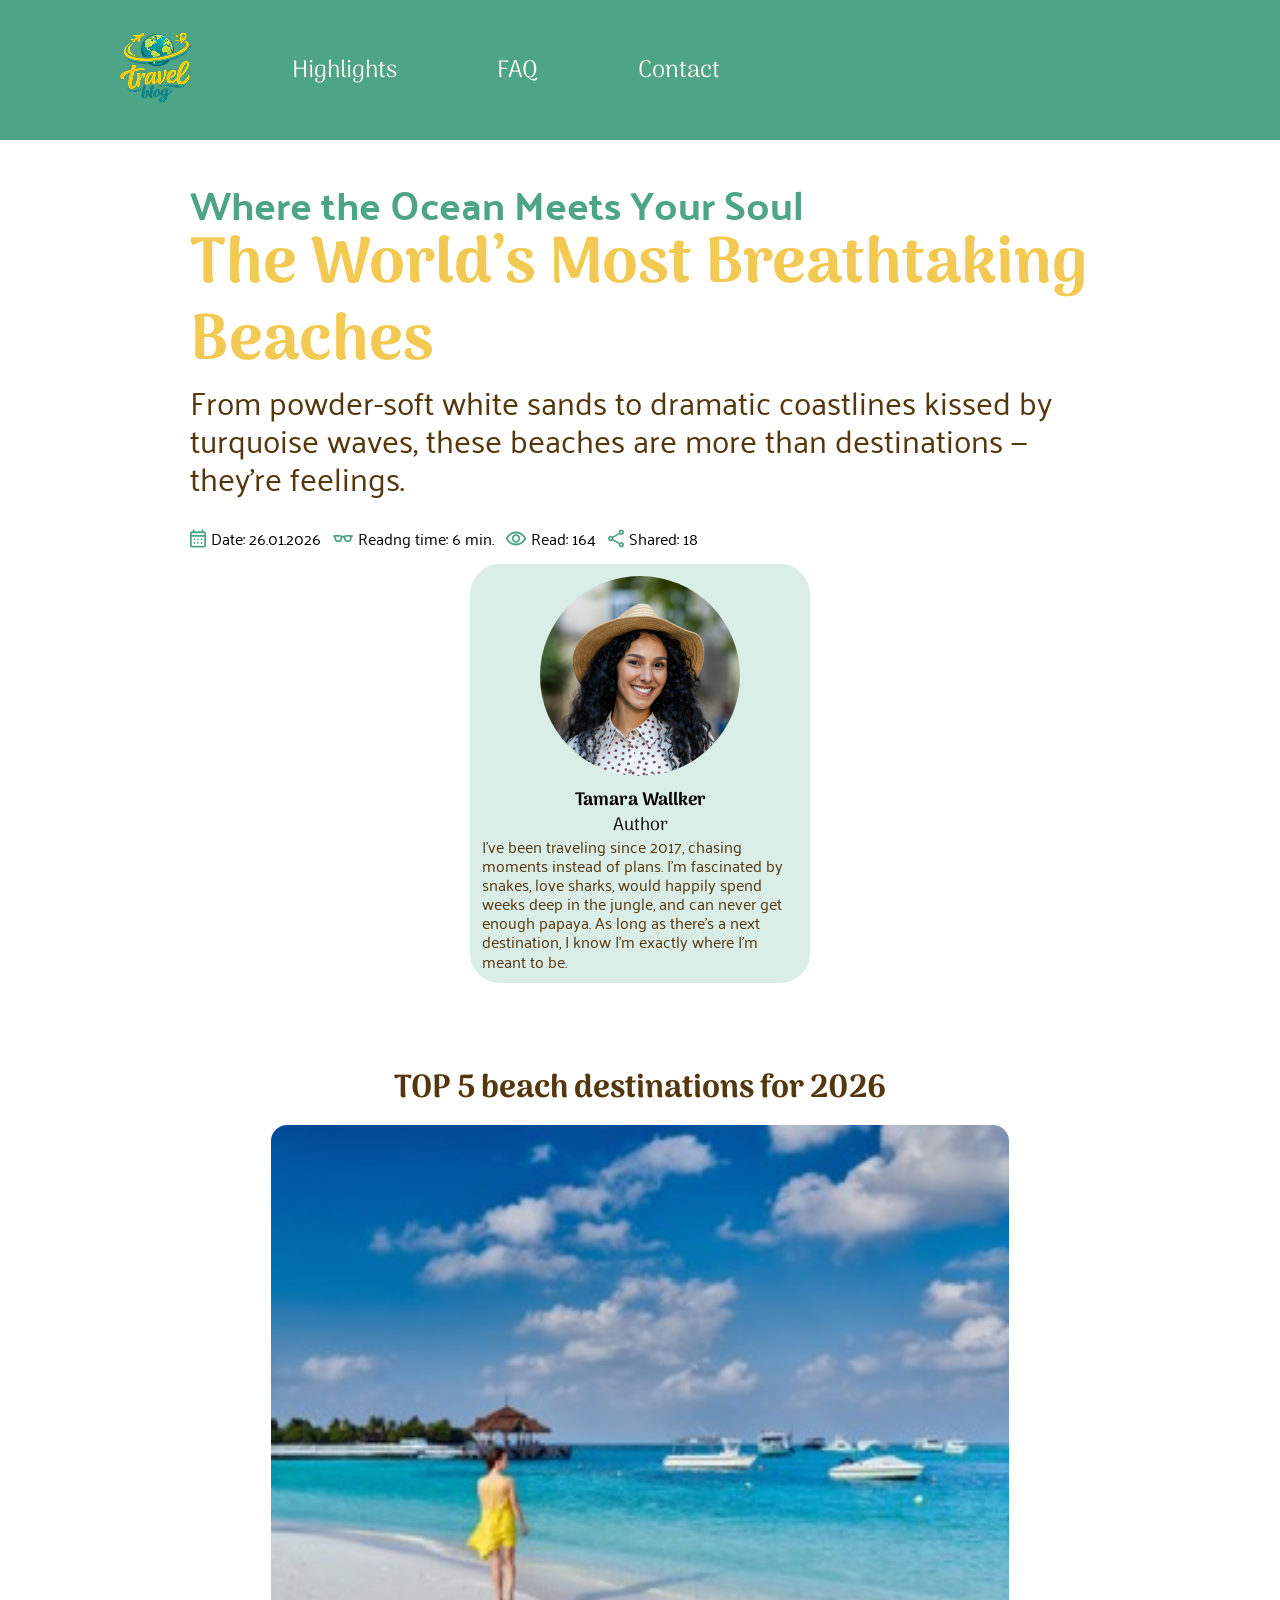
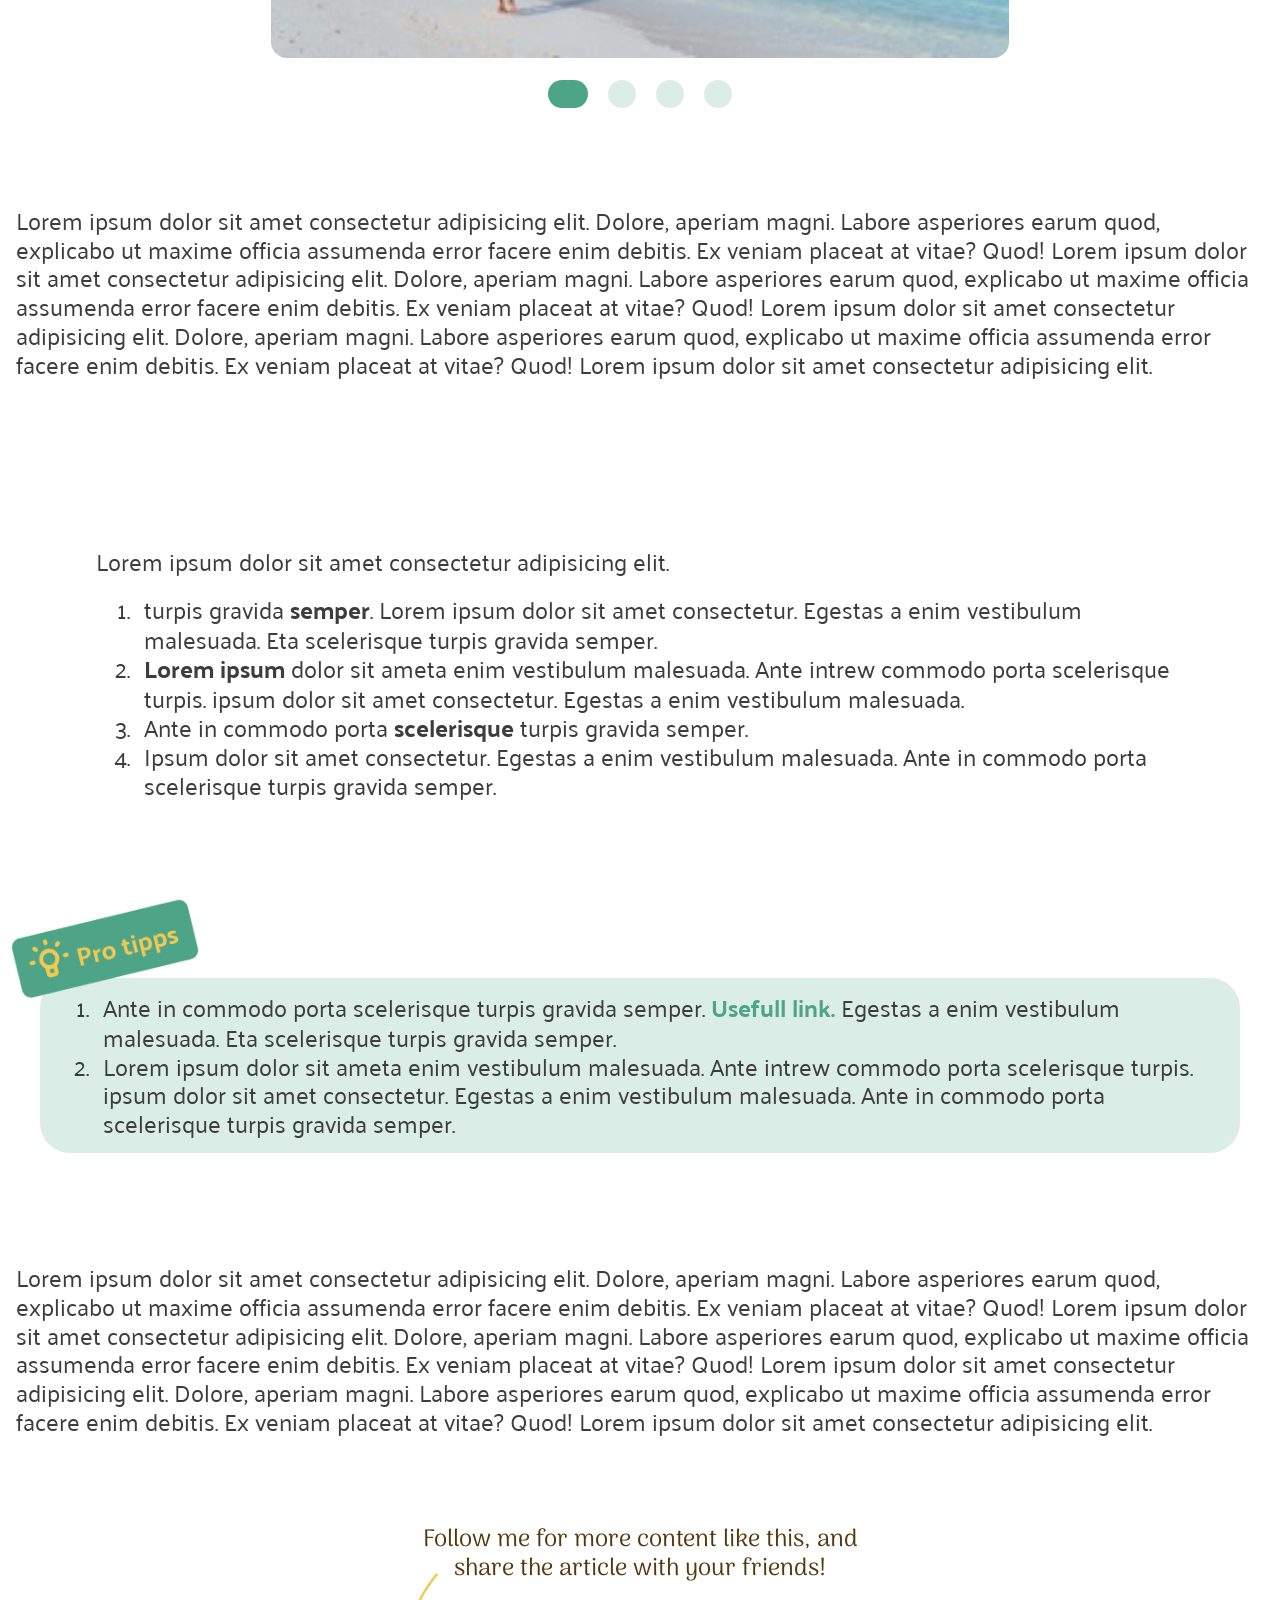
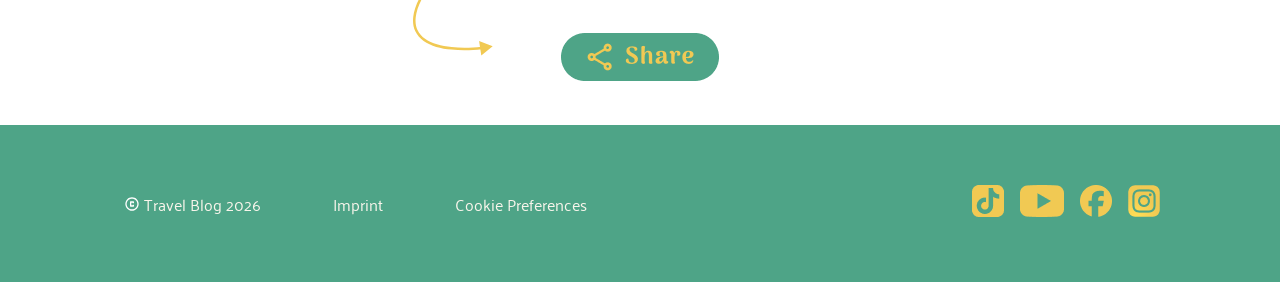
<file: carousel.html>
<!DOCTYPE html>
<html lang="de">
<head>
    <meta charset="UTF-8">
    <meta name="viewport" content="width=device-width, initial-scale=1.0">
    <title>Carousel</title>
    <link rel="icon" type="image/x-icon" href="./assets/icons/logo 03 1.png" />
    
    <link rel="stylesheet" href="./assets/style/standart.css" />
    <link rel="stylesheet" href="./assets/style/fonts.css" />
    <link rel="stylesheet" href="./assets/style/header_footer.css" />
    <link rel="stylesheet" href="./assets/style/carousel.css" />
    <link rel="stylesheet" href="./assets/style/video.css">
</head>
<body>
    <header class="header_content">
        <nav class="nav_bar">
            <a href="index.html"><img src="./assets/icons/logo 03 1.png" alt="Travelblog_logo" /></a>
            <div class="nav_bar_link_container"><a href="index.html#highlights">Highlights</a></div>
            <div class="nav_bar_link_container"><a href="index.html#faq">FAQ</a></div>
            <div class="nav_bar_link_container"><a href="index.html#contact">Contact</a></div>
        </nav>
    </header>
    <section class="subscription">
        <div class="headline_carousel">
            <div class="text_carousel">
                <div>
                    <p class="overline">
                        Where the Ocean Meets Your Soul 
                    </p>
                    <h1>
                        The World’s Most Breathtaking Beaches
                    </h1>
                    <p class="carousel_description">
                        From powder-soft white sands to dramatic coastlines kissed by turquoise waves, these beaches are more than destinations — they’re feelings.
                    </p>
                </div>
                
                <div class="carousel_underline">
                    <div class="carousel_underline_items">
                        <img src="./assets/icons/calendar_month.svg" alt="">
                        <p>Date: 26.01.2026</p>
                    </div>
                    <div class="carousel_underline_items">
                        <img src="./assets/icons/eyeglasses_2.svg" alt="">
                        <p>Readng time: 6 min.</p>
                    </div>
                    <div class="carousel_underline_items">
                        <img src="./assets/icons/visibility.svg" alt="">
                        <p>Read: 164</p>
                    </div>
                    <div class="carousel_underline_items">
                        <img src="./assets/icons/carousel_share.svg" alt="">
                        <p>Shared: 18</p>
                    </div>
                </div>
            </div>
            <div class="carousel_author">
                <div>
                    <img src="./assets/img/author.png" alt="">
                    <h4 class="h4_author">Tamara Wallker</h4>
                </div>
                <p class="carousel_author_sub">Author</p>
                <p class="carousel_author_p">I’ve been traveling since 2017, chasing moments instead of plans. 
                I’m fascinated by snakes, love sharks, would happily spend weeks deep in the jungle, and can never get enough papaya. As long as there’s a next destination, I know I’m exactly where I’m meant to be.</p>
            </div>
        </div>
    </section>
    <main>
        
        <section class="section_carousel">
            <h2>TOP 5 beach destinations for 2026</h2>
            <div class="carousel">
                <div class="slider_b_element">
                    <img src="./assets/img/carousel/beach_lady.jpeg" alt="">
                </div>
                <div class="slider_b_element">
                    <img src="./assets/img/carousel/beach_long.jpeg" alt="">
                </div>
                <div class="slider_b_element">
                    <img src="./assets/img/carousel/beach_two.jpeg" alt="">
                </div>
                <div class="slider_b_element">
                    <img src="./assets/img/carousel/blue_water.jpeg" alt="">
                </div>
                <div class="slider_b_element">
                    <img src="./assets/img/carousel/island.jpeg" alt="">
                </div>
            </div>
            <div class="headline_highlights">

                <div class="slider">
                <input type="radio" name="foto" id="img1" checked />
                <input type="radio" name="foto" id="img2" />
                <input type="radio" name="foto" id="img3" />
                <input type="radio" name="foto" id="img4" />

                <div class="bilder-ebene">
                    <img src="./assets/img/carousel/beach_lady.jpeg" class="pic1" alt="Beach with boats" />
                    <img src="./assets/img/carousel/beach_long.jpeg" class="pic2" alt="cityview copenhagen" />
                    <img src="./assets/img/carousel/beach_two.jpeg" class="pic3" alt="citybirdview pattaya" />
                    <img src="./assets/img/carousel/island.jpeg" class="pic4" alt="picture from mountain" />
                </div>

                <div class="controls">
                    <label for="img1"></label>
                    <label for="img2"></label>
                    <label for="img3"></label>
                    <label for="img4"></label>
                </div>
            </div>
        </section> 
        <section class="carousel_description_under">
            <p>Lorem ipsum dolor sit amet consectetur adipisicing elit. Dolore, aperiam magni. Labore asperiores earum quod, explicabo ut maxime officia assumenda error facere enim debitis. Ex veniam placeat at vitae? Quod! Lorem ipsum dolor sit amet consectetur adipisicing elit. Dolore, aperiam magni. Labore asperiores earum quod, explicabo ut maxime officia assumenda error facere enim debitis. Ex veniam placeat at vitae? Quod! Lorem ipsum dolor sit amet consectetur adipisicing elit. Dolore, aperiam magni. Labore asperiores earum quod, explicabo ut maxime officia assumenda error facere enim debitis. Ex veniam placeat at vitae? Quod! Lorem ipsum dolor sit amet consectetur adipisicing elit.</p>
        </section>
        <section class="list">
            <p>
                Lorem ipsum dolor sit amet consectetur adipisicing elit.
            </p>
            <ol>
                <li>turpis gravida <strong>semper</strong>.  Lorem ipsum dolor sit amet consectetur. Egestas a enim vestibulum malesuada. Eta scelerisque turpis gravida semper. </li>
                <li><strong>Lorem ipsum</strong> dolor sit ameta enim vestibulum malesuada. Ante intrew commodo porta scelerisque turpis. ipsum dolor sit amet consectetur. Egestas a enim vestibulum malesuada. </li>
                <li>Ante in commodo porta <strong>scelerisque</strong> turpis gravida semper. </li>
                <li>Ipsum dolor sit amet consectetur. Egestas a enim vestibulum malesuada. Ante in commodo porta scelerisque turpis gravida semper. </li>
            </ol>
        </section> 
        <section class="video_tipps">
            <div class="video_tipps_textbox">

                <img src="./assets/img/pro_tipps.png" alt="tipps_icon">

                <div class="video_tipps_list">
                    <ol>
                        <li>Ante in commodo porta scelerisque turpis gravida semper. <span><a href="">Usefull
                                    link.</a></span> Egestas a enim
                            vestibulum malesuada. Eta scelerisque turpis gravida semper.</li>
                        <li>Lorem ipsum dolor sit ameta enim vestibulum malesuada. Ante intrew commodo porta scelerisque
                            turpis. ipsum dolor sit amet consectetur. Egestas a enim vestibulum malesuada. Ante in
                            commodo porta scelerisque turpis gravida semper.</li>
                    </ol>
                </div>
            </div>
        </section>    
        <section class="end">
            <p>Lorem ipsum dolor sit amet consectetur adipisicing elit. Dolore, aperiam magni. Labore asperiores earum quod, explicabo ut maxime officia assumenda error facere enim debitis. Ex veniam placeat at vitae? Quod! Lorem ipsum dolor sit amet consectetur adipisicing elit. Dolore, aperiam magni. Labore asperiores earum quod, explicabo ut maxime officia assumenda error facere enim debitis. Ex veniam placeat at vitae? Quod! Lorem ipsum dolor sit amet consectetur adipisicing elit. Dolore, aperiam magni. Labore asperiores earum quod, explicabo ut maxime officia assumenda error facere enim debitis. Ex veniam placeat at vitae? Quod! Lorem ipsum dolor sit amet consectetur adipisicing elit.</p>
        </section>
        <section class="video_share">
            <div>
                <p>
                    Follow me for more content like this, and <br />
                    share the article with your friends!
                </p>
                <div class="video_share_info">
                    <img src="assets/icons/arrow.svg" alt="share arrow" />
                    <a href=""><img src="./assets/icons/share_button.png" alt="share_icon"></a>

                </div>
            </div> 
        </section>
    </main>
    <footer class="footer_content">
        <div class="footer_imprint">
            <img src="./assets/icons/copyright.svg" alt="copyright_icon" />
            <div class="footer_imprint_text">
            <p>Travel Blog 2026</p>
            <a href="imprint.html">Imprint</a>
            <a href="">Cookie Preferences</a>
            </div>
        </div>

        <div class="footer_socialmedia">
            <a href="https://www.tiktok.com/de-DE/" target="blank"
            ><img src="./assets/icons/Tiktok_icon 1.png" alt="tiktok_icon"
            /></a>
            <a href="https://www.youtube.com/" target="blank"
            ><img src="./assets/icons/youtube.png" alt="youtube_icon"
            /></a>
            <a href="https://www.facebook.com/" target="blank"
            ><img src="./assets/icons/facebook.png" alt="facebook_icon"
            /></a>
            <a href="https://www.instagram.com/" target="blank"
            ><img
                src="./assets/icons/Instagram_logo_2016 1.png"
                alt="instagram_icon"
            /></a>
        </div>
    </footer>
    <div class="footer_responsive">
        <a href="index.html"><img src="./assets/icons/Home.svg" alt="home_icon"></a>
        <a href="#highlights"><img src="./assets/icons/rocket_green.svg" alt="rocket_icon"></a>
        <a href="#faq"><img src="./assets/icons/live_help_green.svg" alt="question_icon"></a>
        <a href="#contact"><img src="./assets/icons/person_pin_green.svg" alt="person_icon"></a>
    </div>
</body>
</html>
</file>
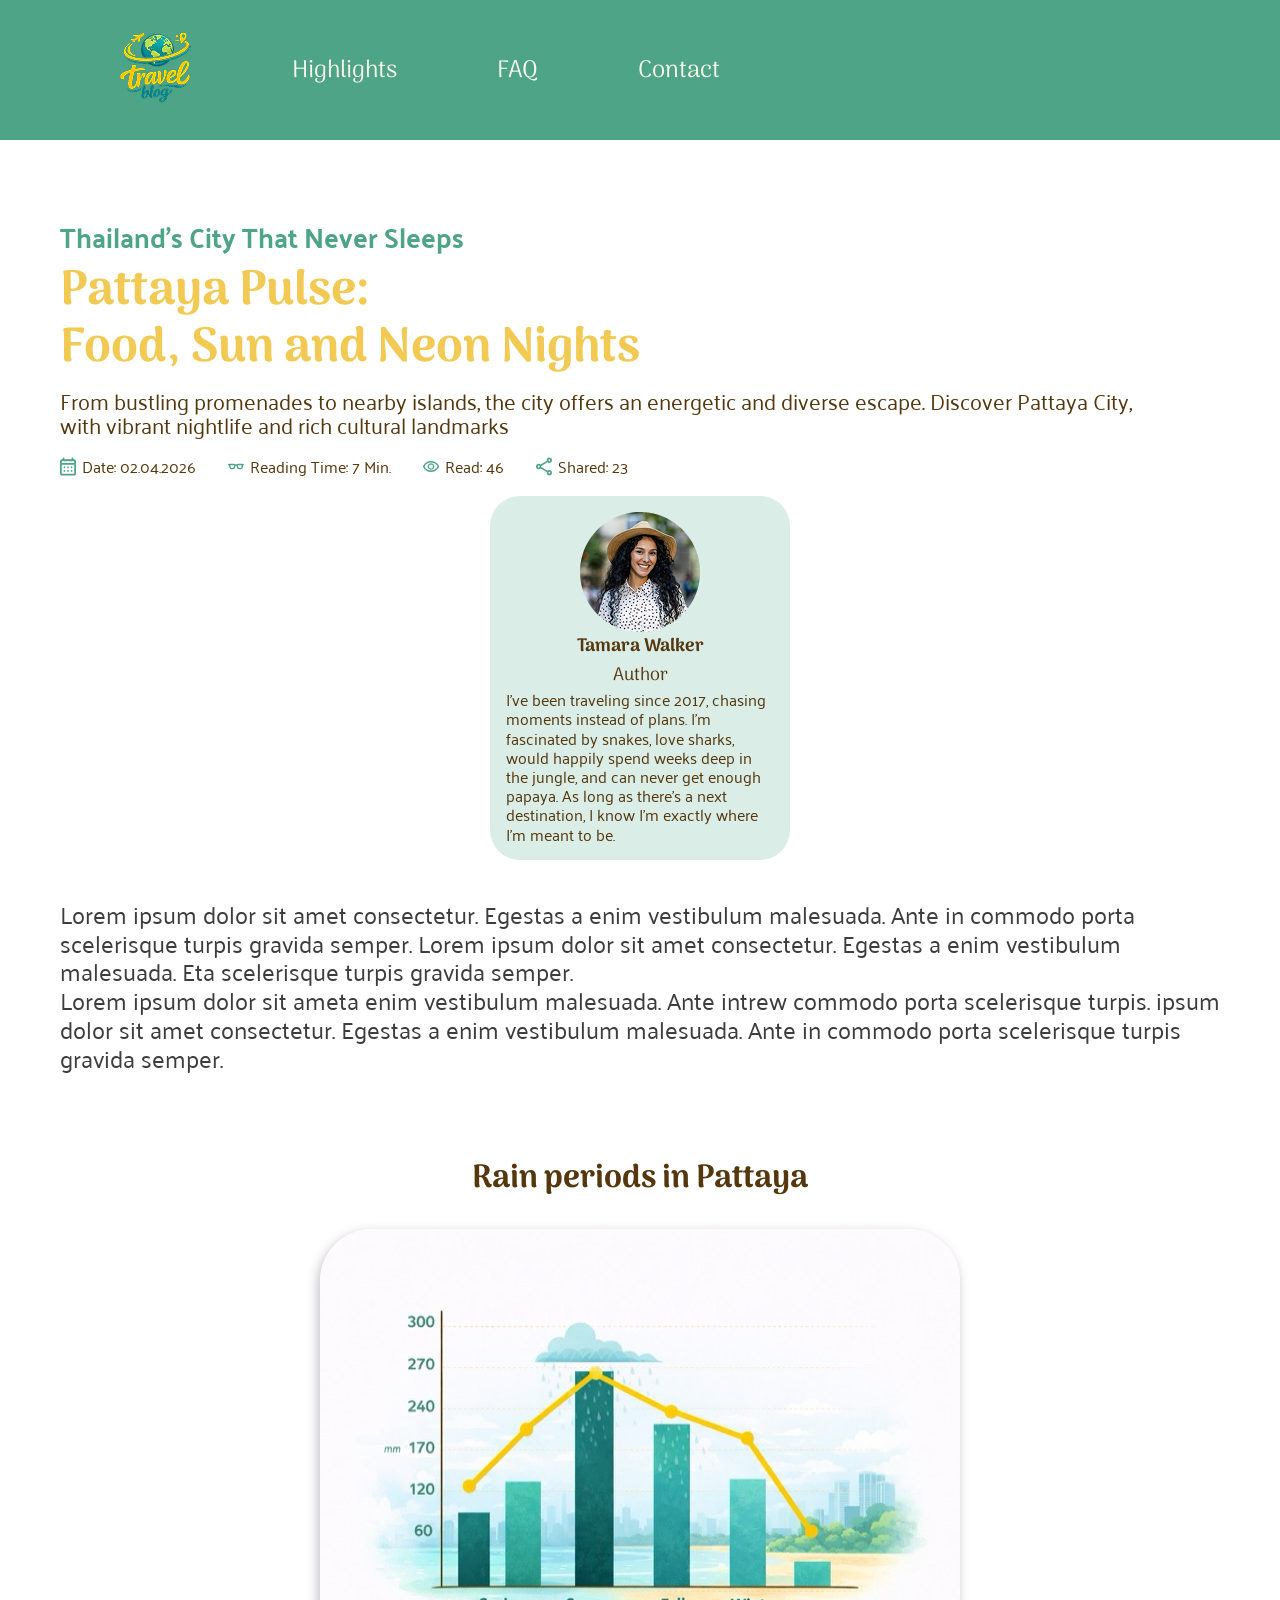
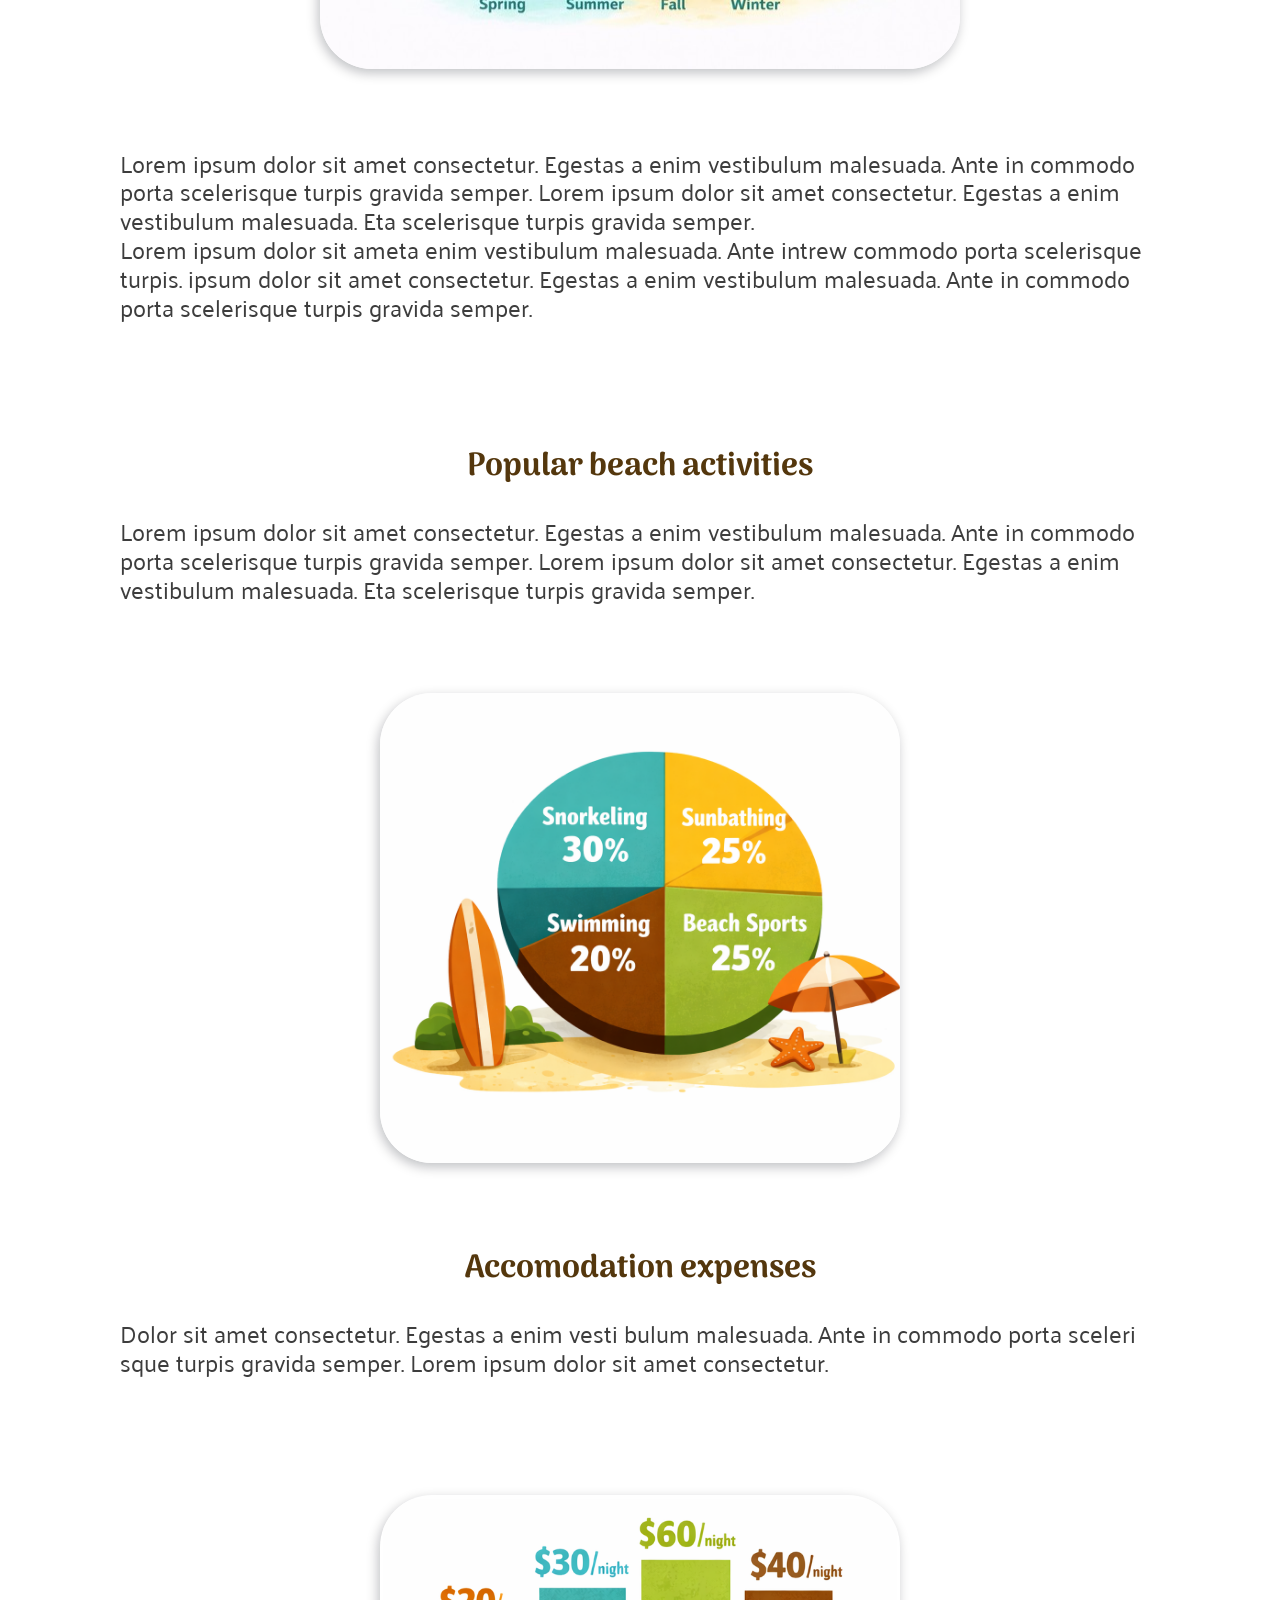
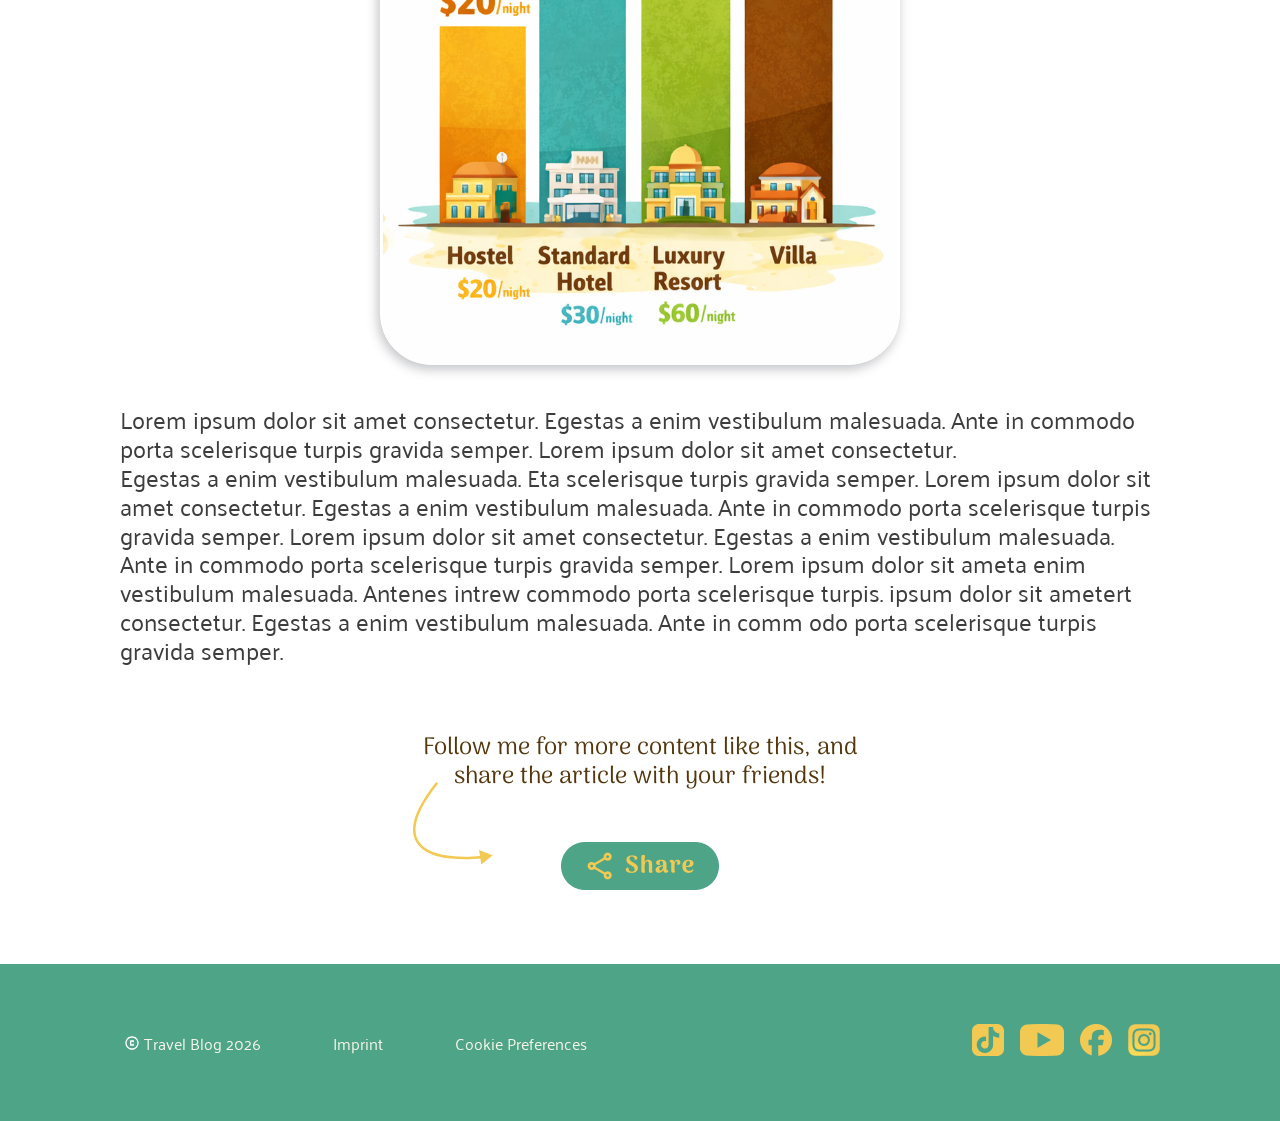
<file: graph.html>
<!doctype html>
<html lang="de">
  <head>
    <meta charset="UTF-8" />
    <meta name="viewport" content="width=device-width, initial-scale=1.0" />
    <title>Pattaya Pulse</title>

    <link rel="stylesheet" href="assets/style/standart.css" />
    <link rel="stylesheet" href="assets/style/fonts.css" />
    <link rel="stylesheet" href="assets/style/header_footer.css" />
    <link rel="stylesheet" href="assets/style/graph.css" />
    <link rel="shortcut icon" href="assets/icons/logo 03 1.png" type="image/x-icon"/>
    <link rel="stylesheet" href="./assets/style/graph_media.css" />
  </head>


  <body >
    <header class="header_content">
      <nav class="nav_bar">
        <a href="index.html"
          ><img src="./assets/icons/logo 03 1.png" alt="Travelblog_logo"
        /></a>
        <div class="nav_bar_link_container">
          <a href="index.html#highlights">Highlights</a>
        </div>
        <div class="nav_bar_link_container">
          <a href="index.html#faq">FAQ</a>
        </div>
        <div class="nav_bar_link_container">
          <a href="index.html#contact">Contact</a>
        </div>
      </nav>
    </header>

    <section class="headline">
      <div class="headline_top">
        <div class="headline_text">
          <div class="headline_wrapper">
            <div class="text">
              <h3>Thailand's City That Never Sleeps</h3>
              <h2>
                Pattaya Pulse:<br />
                Food, Sun and Neon Nights
              </h2>
              <p>
                From bustling promenades to nearby islands, the city offers an
                energetic and diverse escape. Discover Pattaya City, with
                vibrant nightlife and rich cultural landmarks
              </p>
            </div>
            <div class="headline_infos">
              <div class="info_wrapper">
                <div class="wrapper_counter">
                  <img
                    src="assets/icons/calendar_month.svg"
                    alt="calender_symbol"
                  />
                  <p>Date: 02.04.2026</p>
                </div>
                <div class="wrapper_counter">
                  <img src="assets/icons/eyeglasses_2.svg" alt="glasses" />
                  <p>Reading Time: 7 Min.</p>
                </div>
                <div class="wrapper_counter">
                  <img
                    src="assets/icons/visibility.svg"
                    alt="visibility_logo"
                  />
                  <p>Read: 46</p>
                </div>
                <div class="wrapper_counter">
                  <img src="assets/icons/share.svg" alt="share_count" />
                  <p>Shared: 23</p>
                </div>
              </div>
            </div>
          </div>
        </div>
        <div class="author">
          <img src="assets/img/Avatar.png" alt="picture_of_the_author" />

          <article class="author_info">
            <h3>Tamara Walker</h3>
            <h4>Author</h4>
            <p>
              I’ve been traveling since 2017, chasing moments instead of plans.
              I’m fascinated by snakes, love sharks, would happily spend weeks
              deep in the jungle, and can never get enough papaya. As long as
              there’s a next destination, I know I’m exactly where I’m meant to
              be.
            </p>
          </article>
        </div>
      </div>
      <article class="headline_bottom">
        <p>
          Lorem ipsum dolor sit amet consectetur. Egestas a enim vestibulum
          malesuada. Ante in commodo porta scelerisque turpis gravida semper.
          Lorem ipsum dolor sit amet consectetur. Egestas a enim vestibulum
          malesuada. Eta scelerisque turpis gravida semper. <br />
          Lorem ipsum dolor sit ameta enim vestibulum malesuada. Ante intrew
          commodo porta scelerisque turpis. ipsum dolor sit amet consectetur.
          Egestas a enim vestibulum malesuada. Ante in commodo porta scelerisque
          turpis gravida semper.
        </p>
      </article>
    </section>

    <main>
      <section class="rain">
        <div class="rain_top">
          <h3>Rain periods in Pattaya</h3>
          <img src="assets/img/graph_rain.jpg" alt="graph_for_rainy_days" />
        </div>
        <article class="rain_bottom">
          Lorem ipsum dolor sit amet consectetur. Egestas a enim vestibulum
          malesuada. Ante in commodo porta scelerisque turpis gravida semper.
          Lorem ipsum dolor sit amet consectetur. Egestas a enim vestibulum
          malesuada. Eta scelerisque turpis gravida semper. <br />
          Lorem ipsum dolor sit ameta enim vestibulum malesuada. Ante intrew
          commodo porta scelerisque turpis. ipsum dolor sit amet consectetur.
          Egestas a enim vestibulum malesuada. Ante in commodo porta scelerisque
          turpis gravida semper.
        </article>
      </section>

      <section class="diagram">
        <div class="diagram_top">
          <div class="left">
            <h3>Popular beach activities</h3>
            <p>
              Lorem ipsum dolor sit amet consectetur. Egestas a enim vestibulum
              malesuada. Ante in commodo porta scelerisque turpis gravida
              semper. Lorem ipsum dolor sit amet consectetur. Egestas a enim
              vestibulum malesuada. Eta scelerisque turpis gravida semper.
            </p>
            <img src="assets/img/beach_graph.png" alt="cake_diagram" />
          </div>
          <div class="right">
            <h3>Accomodation expenses</h3>
            <p>
              Dolor sit amet consectetur. Egestas a enim vesti bulum malesuada.
              Ante in commodo porta sceleri sque turpis gravida semper. Lorem
              ipsum dolor sit amet consectetur.
            </p>
            <img src="assets/img/expenses_graph.png" alt="block_diagram" />
          </div>
        </div>
        <article class="diagram_bottom">
          Lorem ipsum dolor sit amet consectetur. Egestas a enim vestibulum
          malesuada. Ante in commodo porta scelerisque turpis gravida semper.
          Lorem ipsum dolor sit amet consectetur. <br />
          Egestas a enim vestibulum malesuada. Eta scelerisque turpis gravida
          semper. Lorem ipsum dolor sit amet consectetur. Egestas a enim
          vestibulum malesuada. Ante in commodo porta scelerisque turpis gravida
          semper. Lorem ipsum dolor sit amet consectetur. Egestas a enim
          vestibulum malesuada. Ante in commodo porta scelerisque turpis gravida
          semper. Lorem ipsum dolor sit ameta enim vestibulum malesuada. Antenes
          intrew commodo porta scelerisque turpis. ipsum dolor sit ametert
          consectetur. Egestas a enim vestibulum malesuada. Ante in comm odo
          porta scelerisque turpis gravida semper.
        </article>
      </section>

      <section class="video_share">
        <div>
          <p>
            Follow me for more content like this, and <br />
            share the article with your friends!
          </p>
          <div class="video_share_info">
            <img src="assets/icons/arrow.svg" alt="share arrow" />
            <a href=""
              ><img src="./assets/icons/share_button.png" alt="share_icon"
            /></a>
          </div>
        </div>
      </section>
    </main>

    <footer class="footer_content">
      <div class="footer_imprint">
        <img src="./assets/icons/copyright.svg" alt="copyright_icon" />
        <div class="footer_imprint_text">
          <p>Travel Blog 2026</p>
          <a href="imprint.html">Imprint</a>
          <a href="">Cookie Preferences</a>
        </div>
      </div>

      <div class="footer_socialmedia">
        <a href="https://www.tiktok.com/de-DE/" target="blank"
          ><img src="./assets/icons/Tiktok_icon 1.png" alt="tiktok_icon"
        /></a>
        <a href="https://www.youtube.com/" target="blank"
          ><img src="./assets/icons/youtube.png" alt="youtube_icon"
        /></a>
        <a href="https://www.facebook.com/" target="blank"
          ><img src="./assets/icons/facebook.png" alt="facebook_icon"
        /></a>
        <a href="https://www.instagram.com/" target="blank"
          ><img
            src="./assets/icons/Instagram_logo_2016 1.png"
            alt="instagram_icon"
        /></a>
      </div>
    </footer>
    <div class="footer_responsive">
      <a href="index.html"
        ><img src="./assets/icons/Home.svg" alt="home_icon"
      /></a>
      <a href="#highlights"
        ><img src="./assets/icons/rocket_green.svg" alt="rocket_icon"
      /></a>
      <a href="#fag"
        ><img src="./assets/icons/live_help_green.svg" alt="question_icon"
      /></a>
      <a href="#contact"
        ><img src="./assets/icons/person_pin_green.svg" alt="person_icon"
      /></a>
    </div>
    
  </body>
</html>
</file>
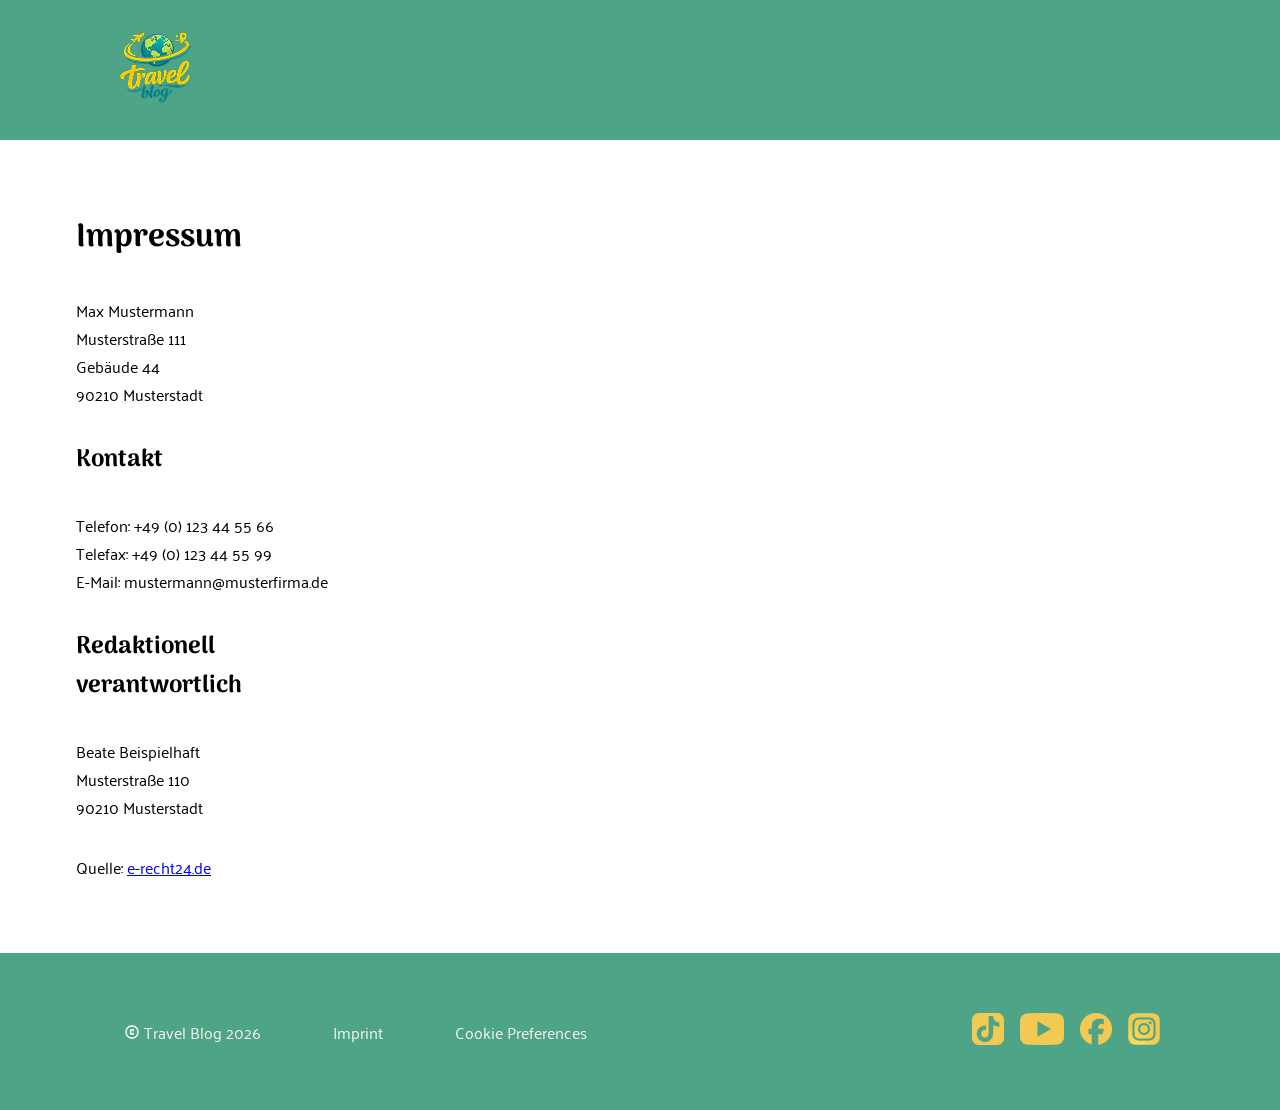
<file: imprint.html>
<!doctype html>
<html lang="de">
  <head>
    <meta charset="UTF-8" />
    <meta name="viewport" content="width=device-width, initial-scale=1.0" />
    <title>Impressum</title>
    <link rel="stylesheet" href="/assets/style/standart.css" />
    <link rel="stylesheet" href="/assets/style/header_footer.css" />
    <link rel="stylesheet" href="assets/style/fonts.css">
    <link rel="stylesheet" href="/assets/style/imprint.css" />
    <link rel="icon" type="image/x-icon" href="./assets/icons/logo 03 1.png" />
  </head>
  <body>
    <header class="header_content">
      <nav class="nav_bar">
        <a href="index.html"
          ><img src="./assets/icons/logo 03 1.png" alt="Travelblog_logo"
        /></a>
        <!-- <div class="nav_bar_link">
          <div class="nav_bar_link_container">
            <a href="#highlights">Highlights</a>
          </div>
          <img src="./assets/icons/hover.svg" alt="" />
        </div>

        <div class="nav_bar_link_container">
          <a href="#faq">FAQ</a>
        </div>
        <div class="nav_bar_link_container"><a href="#contact">Contact</a></div> -->
      </nav>
    </header>
    <div class="imprint">
      <h1>Impressum</h1>

      <p>
        Max Mustermann<br />
        Musterstra&szlig;e 111<br />
        Geb&auml;ude 44<br />
        90210 Musterstadt
      </p>

      <h2>Kontakt</h2>
      <p>
        Telefon: +49 (0) 123 44 55 66<br />
        Telefax: +49 (0) 123 44 55 99<br />
        E-Mail: mustermann@musterfirma.de
      </p>

      <h2>Redaktionell <br> verantwortlich</h2>
      <p>
        Beate Beispielhaft<br />
        Musterstra&szlig;e 110<br />
        90210 Musterstadt
      </p>

      <p>Quelle: <a href="https://www.e-recht24.de">e-recht24.de</a></p>
    </div>

    <footer class="footer_content">
      <div class="footer_imprint">
        <img src="./assets/icons/copyright.svg" alt="copyright_icon" />
        <div class="footer_imprint_text">
          <p>Travel Blog 2026</p>
          <a href="imprint.html">Imprint</a>
          <a href="">Cookie Preferences</a>
        </div>
      </div>

      <div class="footer_socialmedia">
        <a href="https://www.tiktok.com/de-DE/" target="blank"
          ><img src="./assets/icons/Tiktok_icon 1.png" alt="tiktok_icon"
        /></a>
        <a href="https://www.youtube.com/" target="blank"
          ><img src="./assets/icons/youtube.png" alt="youtube_icon"
        /></a>
        <a href="https://www.facebook.com/" target="blank"
          ><img src="./assets/icons/facebook.png" alt="facebook_icon"
        /></a>
        <a href="https://www.instagram.com/" target="blank"
          ><img
            src="./assets/icons/Instagram_logo_2016 1.png"
            alt="instagram_icon"
        /></a>
      </div>
    </footer>
  </body>
</html>
</file>
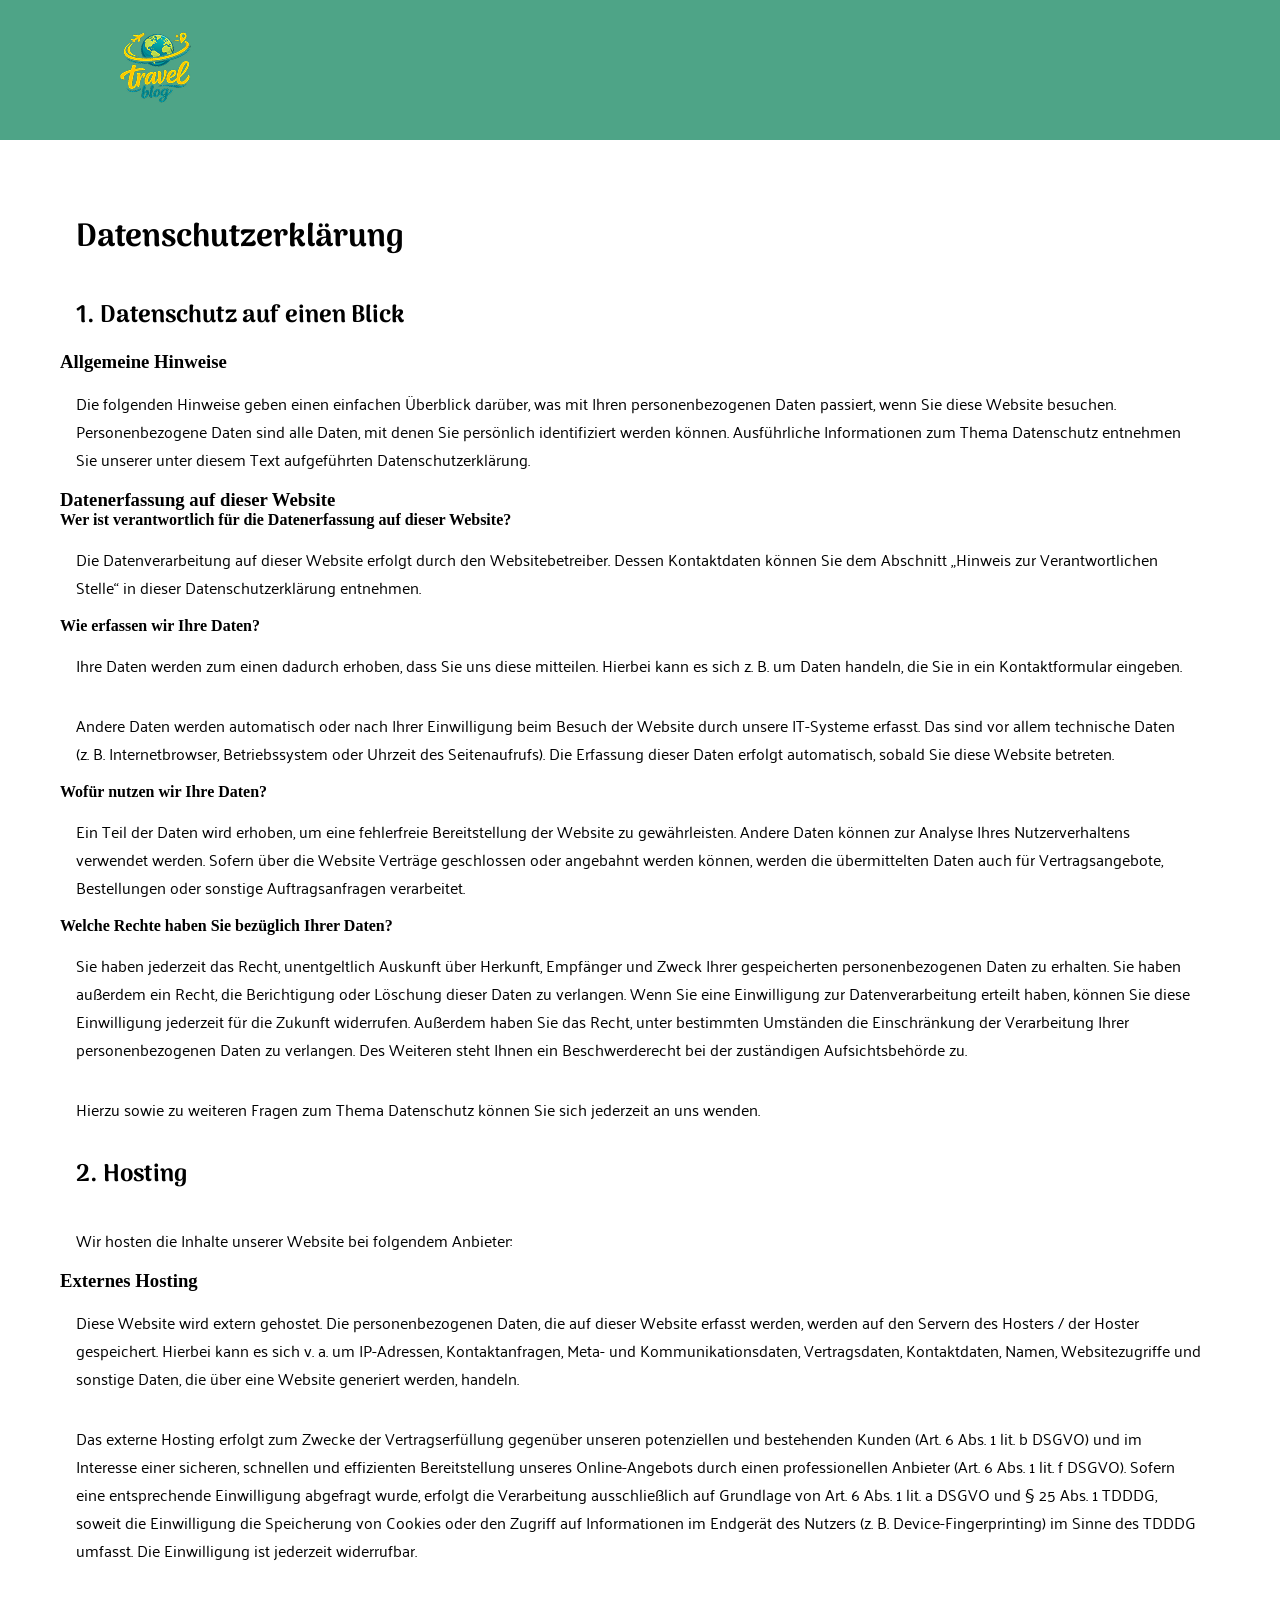
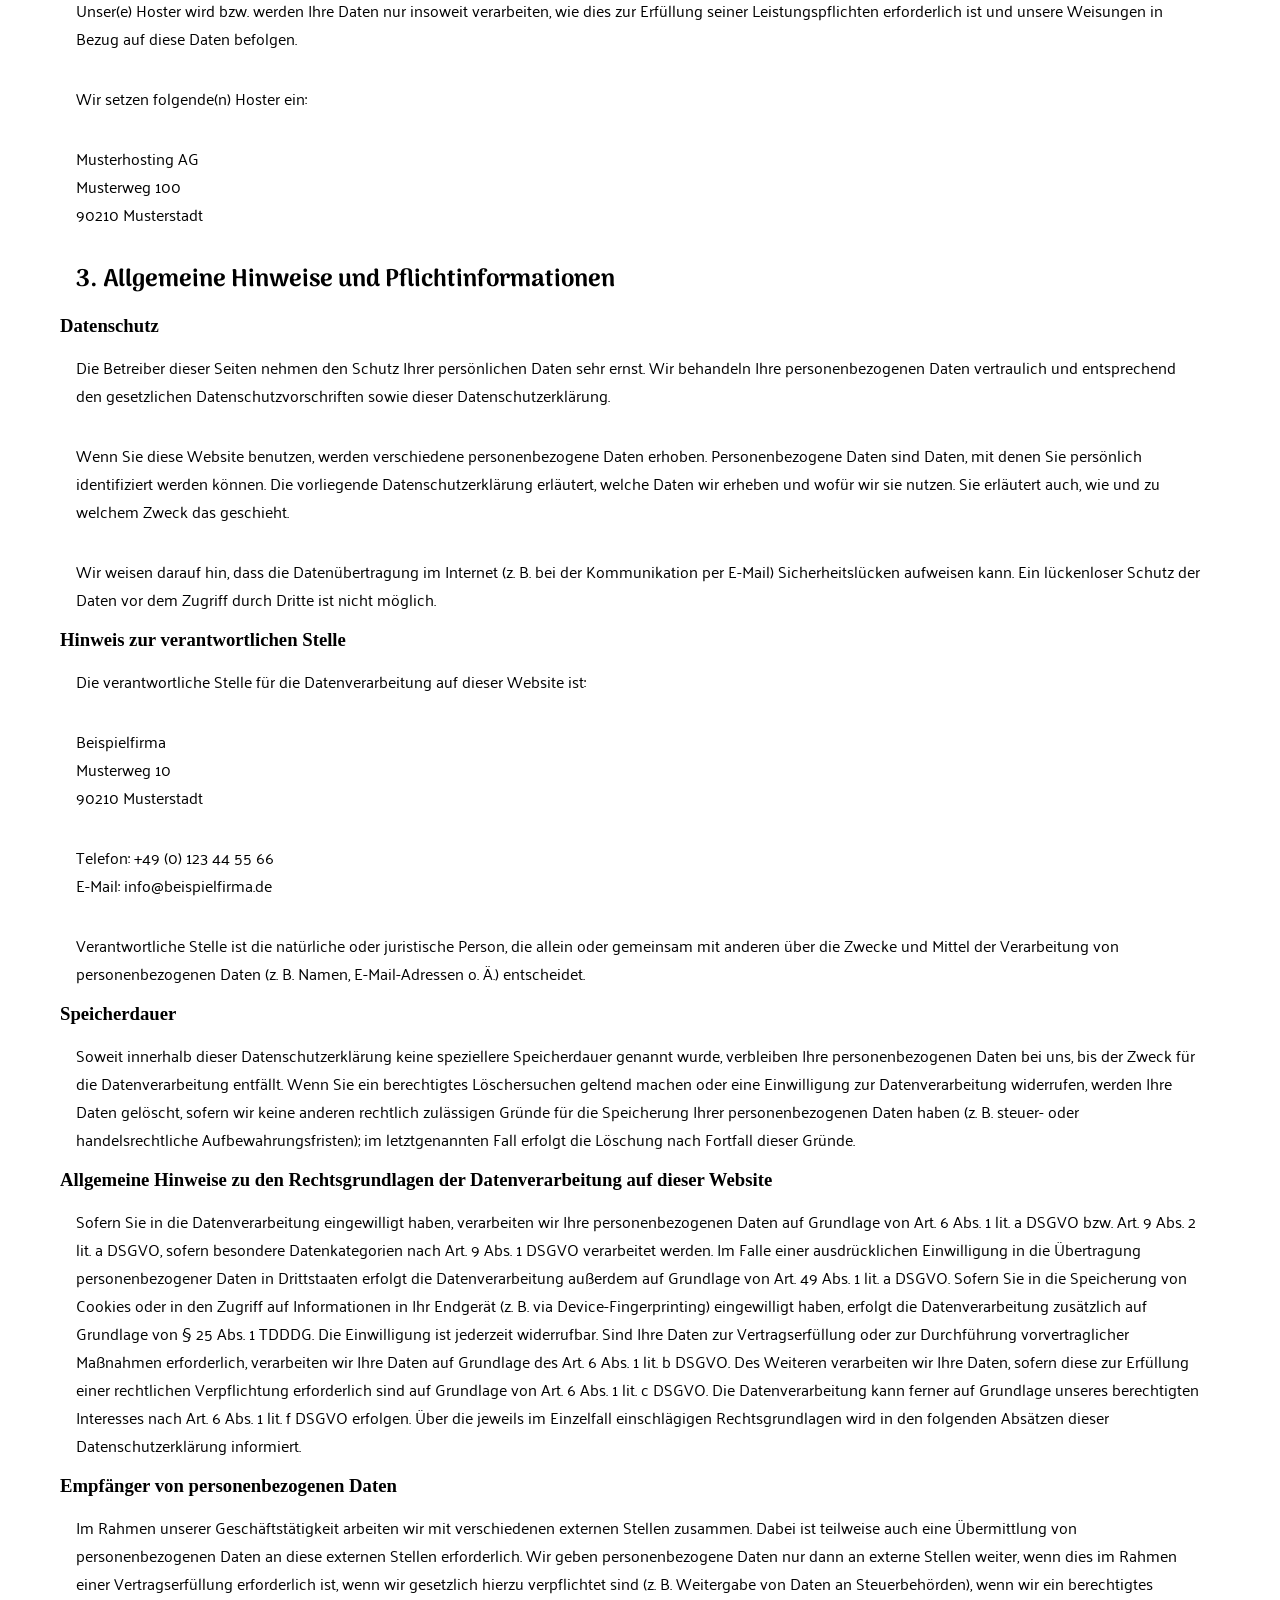
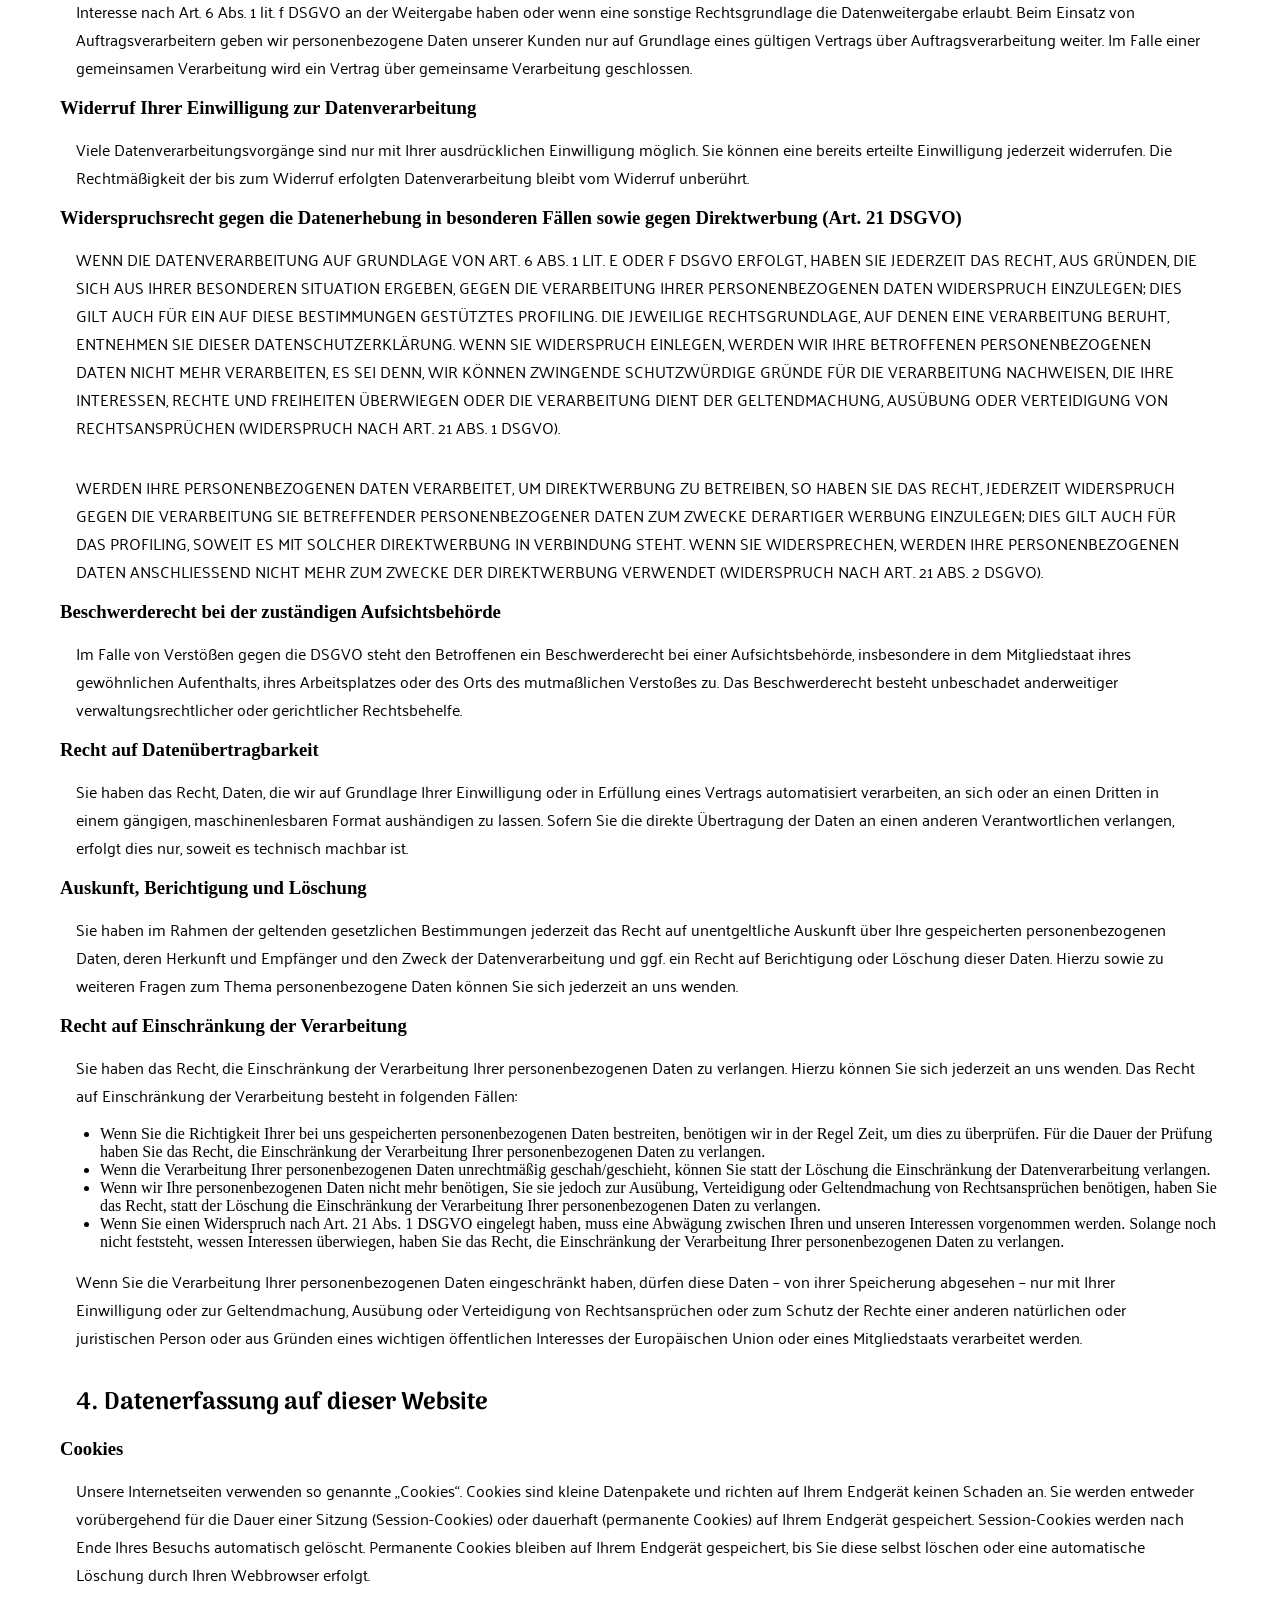
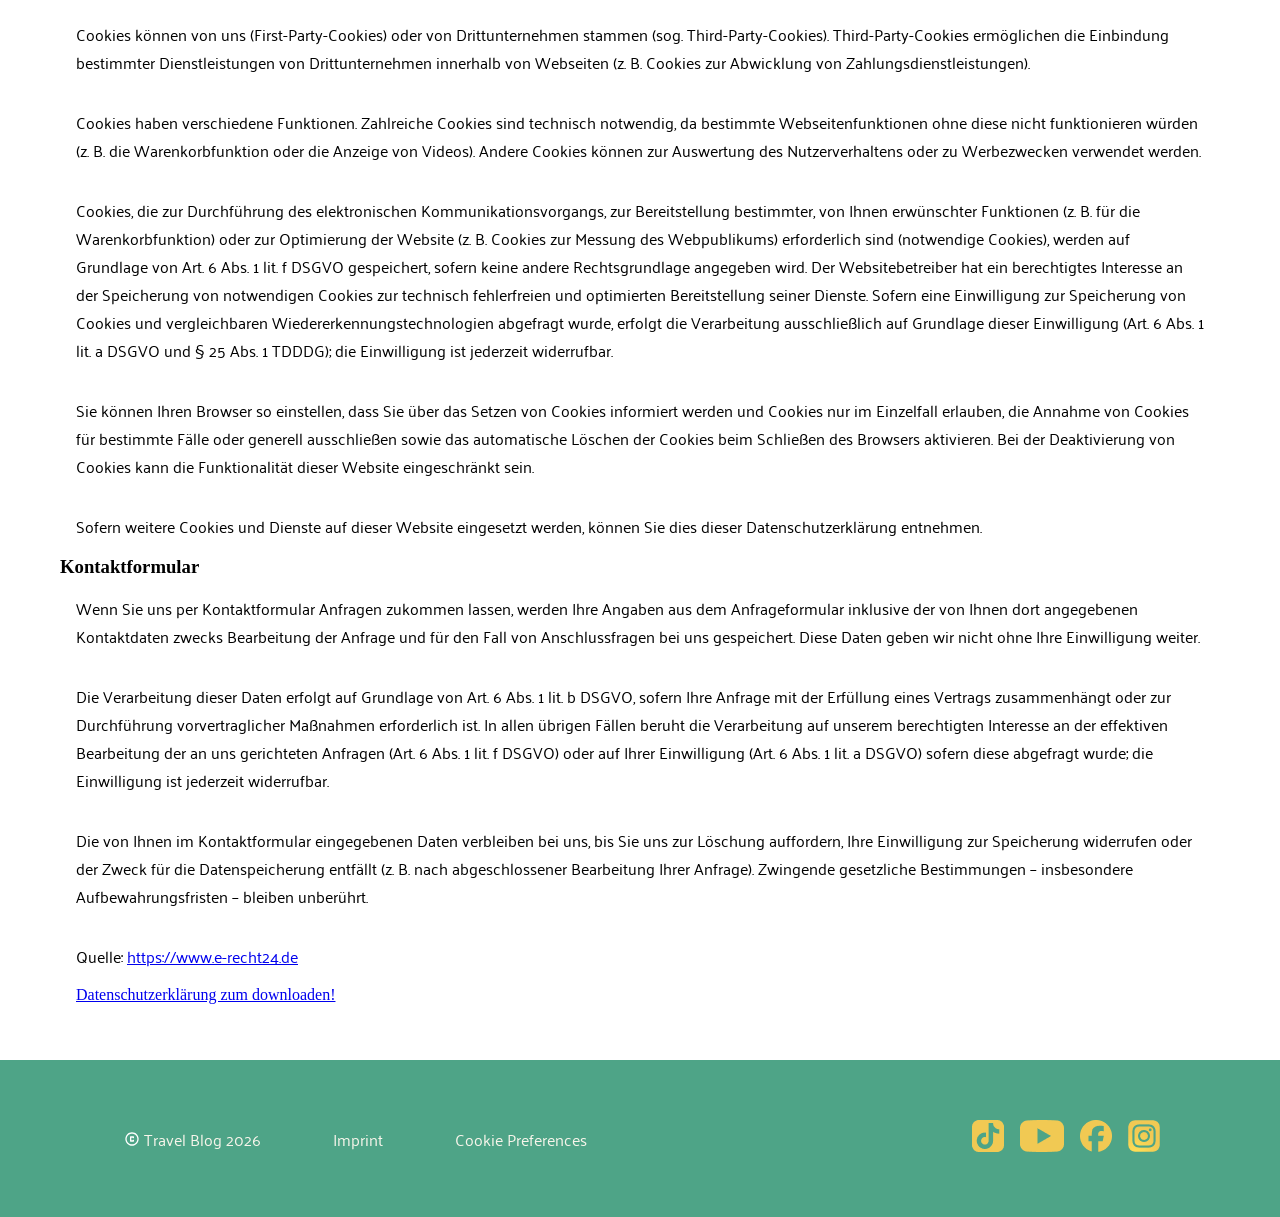
<file: privacypolicy.html>
<!doctype html>
<html lang="de">
  <head>
    <meta charset="UTF-8" />
    <meta name="viewport" content="width=device-width, initial-scale=1.0" />
    <title>Datenschutzerklärung</title>
    <link rel="stylesheet" href="assets/style/standart.css" />
    <link rel="stylesheet" href="assets/style/header_footer.css" />
    <link rel="stylesheet" href="assets/style/fonts.css" />
    <link rel="stylesheet" href="assets/style/imprint.css" />
    <link rel="icon" type="image/x-icon" href="./assets/icons/logo 03 1.png" />
  </head>
  <body>
    <header class="header_content">
      <nav class="nav_bar">
        <a href="index.html"
          ><img src="./assets/icons/logo 03 1.png" alt="Travelblog_logo"
        /></a>
        <!-- <div class="nav_bar_link">
          <div class="nav_bar_link_container">
            <a href="#highlights">Highlights</a>
          </div>
          <img src="./assets/icons/hover.svg" alt="" />
        </div>

        <div class="nav_bar_link_container">
          <a href="#faq">FAQ</a>
        </div>
        <div class="nav_bar_link_container"><a href="#contact">Contact</a></div> -->
      </nav>
    </header>

    <div class="imprint">
      <h1>Datenschutz&shy;erkl&auml;rung</h1>
      <h2>1. Datenschutz auf einen Blick</h2>
      <h3>Allgemeine Hinweise</h3>
      <p>
        Die folgenden Hinweise geben einen einfachen &Uuml;berblick
        dar&uuml;ber, was mit Ihren personenbezogenen Daten passiert, wenn Sie
        diese Website besuchen. Personenbezogene Daten sind alle Daten, mit
        denen Sie pers&ouml;nlich identifiziert werden k&ouml;nnen.
        Ausf&uuml;hrliche Informationen zum Thema Datenschutz entnehmen Sie
        unserer unter diesem Text aufgef&uuml;hrten Datenschutzerkl&auml;rung.
      </p>
      <h3>Datenerfassung auf dieser Website</h3>
      <h4>
        Wer ist verantwortlich f&uuml;r die Datenerfassung auf dieser Website?
      </h4>
      <p>
        Die Datenverarbeitung auf dieser Website erfolgt durch den
        Websitebetreiber. Dessen Kontaktdaten k&ouml;nnen Sie dem Abschnitt
        &bdquo;Hinweis zur Verantwortlichen Stelle&ldquo; in dieser
        Datenschutzerkl&auml;rung entnehmen.
      </p>
      <h4>Wie erfassen wir Ihre Daten?</h4>
      <p>
        Ihre Daten werden zum einen dadurch erhoben, dass Sie uns diese
        mitteilen. Hierbei kann es sich z.&nbsp;B. um Daten handeln, die Sie in
        ein Kontaktformular eingeben.
      </p>
      <p>
        Andere Daten werden automatisch oder nach Ihrer Einwilligung beim Besuch
        der Website durch unsere IT-Systeme erfasst. Das sind vor allem
        technische Daten (z.&nbsp;B. Internetbrowser, Betriebssystem oder
        Uhrzeit des Seitenaufrufs). Die Erfassung dieser Daten erfolgt
        automatisch, sobald Sie diese Website betreten.
      </p>
      <h4>Wof&uuml;r nutzen wir Ihre Daten?</h4>
      <p>
        Ein Teil der Daten wird erhoben, um eine fehlerfreie Bereitstellung der
        Website zu gew&auml;hrleisten. Andere Daten k&ouml;nnen zur Analyse
        Ihres Nutzerverhaltens verwendet werden. Sofern &uuml;ber die Website
        Vertr&auml;ge geschlossen oder angebahnt werden k&ouml;nnen, werden die
        &uuml;bermittelten Daten auch f&uuml;r Vertragsangebote, Bestellungen
        oder sonstige Auftragsanfragen verarbeitet.
      </p>
      <h4>Welche Rechte haben Sie bez&uuml;glich Ihrer Daten?</h4>
      <p>
        Sie haben jederzeit das Recht, unentgeltlich Auskunft &uuml;ber
        Herkunft, Empf&auml;nger und Zweck Ihrer gespeicherten personenbezogenen
        Daten zu erhalten. Sie haben au&szlig;erdem ein Recht, die Berichtigung
        oder L&ouml;schung dieser Daten zu verlangen. Wenn Sie eine Einwilligung
        zur Datenverarbeitung erteilt haben, k&ouml;nnen Sie diese Einwilligung
        jederzeit f&uuml;r die Zukunft widerrufen. Au&szlig;erdem haben Sie das
        Recht, unter bestimmten Umst&auml;nden die Einschr&auml;nkung der
        Verarbeitung Ihrer personenbezogenen Daten zu verlangen. Des Weiteren
        steht Ihnen ein Beschwerderecht bei der zust&auml;ndigen
        Aufsichtsbeh&ouml;rde zu.
      </p>
      <p>
        Hierzu sowie zu weiteren Fragen zum Thema Datenschutz k&ouml;nnen Sie
        sich jederzeit an uns wenden.
      </p>
      <h2>2. Hosting</h2>
      <p>Wir hosten die Inhalte unserer Website bei folgendem Anbieter:</p>
      <h3>Externes Hosting</h3>
      <p>
        Diese Website wird extern gehostet. Die personenbezogenen Daten, die auf
        dieser Website erfasst werden, werden auf den Servern des Hosters / der
        Hoster gespeichert. Hierbei kann es sich v.&nbsp;a. um IP-Adressen,
        Kontaktanfragen, Meta- und Kommunikationsdaten, Vertragsdaten,
        Kontaktdaten, Namen, Websitezugriffe und sonstige Daten, die &uuml;ber
        eine Website generiert werden, handeln.
      </p>
      <p>
        Das externe Hosting erfolgt zum Zwecke der Vertragserf&uuml;llung
        gegen&uuml;ber unseren potenziellen und bestehenden Kunden (Art. 6 Abs.
        1 lit. b DSGVO) und im Interesse einer sicheren, schnellen und
        effizienten Bereitstellung unseres Online-Angebots durch einen
        professionellen Anbieter (Art. 6 Abs. 1 lit. f DSGVO). Sofern eine
        entsprechende Einwilligung abgefragt wurde, erfolgt die Verarbeitung
        ausschlie&szlig;lich auf Grundlage von Art. 6 Abs. 1 lit. a DSGVO und
        &sect; 25 Abs. 1 TDDDG, soweit die Einwilligung die Speicherung von
        Cookies oder den Zugriff auf Informationen im Endger&auml;t des Nutzers
        (z.&nbsp;B. Device-Fingerprinting) im Sinne des TDDDG umfasst. Die
        Einwilligung ist jederzeit widerrufbar.
      </p>
      <p>
        Unser(e) Hoster wird bzw. werden Ihre Daten nur insoweit verarbeiten,
        wie dies zur Erf&uuml;llung seiner Leistungspflichten erforderlich ist
        und unsere Weisungen in Bezug auf diese Daten befolgen.
      </p>
      <p>Wir setzen folgende(n) Hoster ein:</p>
      <p>
        Musterhosting AG<br />
        Musterweg 100<br />
        90210 Musterstadt
      </p>
      <h2>3. Allgemeine Hinweise und Pflicht&shy;informationen</h2>
      <h3>Datenschutz</h3>
      <p>
        Die Betreiber dieser Seiten nehmen den Schutz Ihrer pers&ouml;nlichen
        Daten sehr ernst. Wir behandeln Ihre personenbezogenen Daten vertraulich
        und entsprechend den gesetzlichen Datenschutzvorschriften sowie dieser
        Datenschutzerkl&auml;rung.
      </p>
      <p>
        Wenn Sie diese Website benutzen, werden verschiedene personenbezogene
        Daten erhoben. Personenbezogene Daten sind Daten, mit denen Sie
        pers&ouml;nlich identifiziert werden k&ouml;nnen. Die vorliegende
        Datenschutzerkl&auml;rung erl&auml;utert, welche Daten wir erheben und
        wof&uuml;r wir sie nutzen. Sie erl&auml;utert auch, wie und zu welchem
        Zweck das geschieht.
      </p>
      <p>
        Wir weisen darauf hin, dass die Daten&uuml;bertragung im Internet
        (z.&nbsp;B. bei der Kommunikation per E-Mail) Sicherheitsl&uuml;cken
        aufweisen kann. Ein l&uuml;ckenloser Schutz der Daten vor dem Zugriff
        durch Dritte ist nicht m&ouml;glich.
      </p>
      <h3>Hinweis zur verantwortlichen Stelle</h3>
      <p>
        Die verantwortliche Stelle f&uuml;r die Datenverarbeitung auf dieser
        Website ist:
      </p>
      <p>
        Beispielfirma<br />
        Musterweg 10<br />
        90210 Musterstadt
      </p>

      <p>
        Telefon: +49 (0) 123 44 55 66<br />
        E-Mail: info@beispielfirma.de
      </p>
      <p>
        Verantwortliche Stelle ist die nat&uuml;rliche oder juristische Person,
        die allein oder gemeinsam mit anderen &uuml;ber die Zwecke und Mittel
        der Verarbeitung von personenbezogenen Daten (z.&nbsp;B. Namen,
        E-Mail-Adressen o. &Auml;.) entscheidet.
      </p>

      <h3>Speicherdauer</h3>
      <p>
        Soweit innerhalb dieser Datenschutzerkl&auml;rung keine speziellere
        Speicherdauer genannt wurde, verbleiben Ihre personenbezogenen Daten bei
        uns, bis der Zweck f&uuml;r die Datenverarbeitung entf&auml;llt. Wenn
        Sie ein berechtigtes L&ouml;schersuchen geltend machen oder eine
        Einwilligung zur Datenverarbeitung widerrufen, werden Ihre Daten
        gel&ouml;scht, sofern wir keine anderen rechtlich zul&auml;ssigen
        Gr&uuml;nde f&uuml;r die Speicherung Ihrer personenbezogenen Daten haben
        (z.&nbsp;B. steuer- oder handelsrechtliche Aufbewahrungsfristen); im
        letztgenannten Fall erfolgt die L&ouml;schung nach Fortfall dieser
        Gr&uuml;nde.
      </p>
      <h3>
        Allgemeine Hinweise zu den Rechtsgrundlagen der Datenverarbeitung auf
        dieser Website
      </h3>
      <p>
        Sofern Sie in die Datenverarbeitung eingewilligt haben, verarbeiten wir
        Ihre personenbezogenen Daten auf Grundlage von Art. 6 Abs. 1 lit. a
        DSGVO bzw. Art. 9 Abs. 2 lit. a DSGVO, sofern besondere Datenkategorien
        nach Art. 9 Abs. 1 DSGVO verarbeitet werden. Im Falle einer
        ausdr&uuml;cklichen Einwilligung in die &Uuml;bertragung
        personenbezogener Daten in Drittstaaten erfolgt die Datenverarbeitung
        au&szlig;erdem auf Grundlage von Art. 49 Abs. 1 lit. a DSGVO. Sofern Sie
        in die Speicherung von Cookies oder in den Zugriff auf Informationen in
        Ihr Endger&auml;t (z.&nbsp;B. via Device-Fingerprinting) eingewilligt
        haben, erfolgt die Datenverarbeitung zus&auml;tzlich auf Grundlage von
        &sect; 25 Abs. 1 TDDDG. Die Einwilligung ist jederzeit widerrufbar. Sind
        Ihre Daten zur Vertragserf&uuml;llung oder zur Durchf&uuml;hrung
        vorvertraglicher Ma&szlig;nahmen erforderlich, verarbeiten wir Ihre
        Daten auf Grundlage des Art. 6 Abs. 1 lit. b DSGVO. Des Weiteren
        verarbeiten wir Ihre Daten, sofern diese zur Erf&uuml;llung einer
        rechtlichen Verpflichtung erforderlich sind auf Grundlage von Art. 6
        Abs. 1 lit. c DSGVO. Die Datenverarbeitung kann ferner auf Grundlage
        unseres berechtigten Interesses nach Art. 6 Abs. 1 lit. f DSGVO
        erfolgen. &Uuml;ber die jeweils im Einzelfall einschl&auml;gigen
        Rechtsgrundlagen wird in den folgenden Abs&auml;tzen dieser
        Datenschutzerkl&auml;rung informiert.
      </p>
      <h3>Empf&auml;nger von personenbezogenen Daten</h3>
      <p>
        Im Rahmen unserer Gesch&auml;ftst&auml;tigkeit arbeiten wir mit
        verschiedenen externen Stellen zusammen. Dabei ist teilweise auch eine
        &Uuml;bermittlung von personenbezogenen Daten an diese externen Stellen
        erforderlich. Wir geben personenbezogene Daten nur dann an externe
        Stellen weiter, wenn dies im Rahmen einer Vertragserf&uuml;llung
        erforderlich ist, wenn wir gesetzlich hierzu verpflichtet sind
        (z.&nbsp;B. Weitergabe von Daten an Steuerbeh&ouml;rden), wenn wir ein
        berechtigtes Interesse nach Art. 6 Abs. 1 lit. f DSGVO an der Weitergabe
        haben oder wenn eine sonstige Rechtsgrundlage die Datenweitergabe
        erlaubt. Beim Einsatz von Auftragsverarbeitern geben wir
        personenbezogene Daten unserer Kunden nur auf Grundlage eines
        g&uuml;ltigen Vertrags &uuml;ber Auftragsverarbeitung weiter. Im Falle
        einer gemeinsamen Verarbeitung wird ein Vertrag &uuml;ber gemeinsame
        Verarbeitung geschlossen.
      </p>
      <h3>Widerruf Ihrer Einwilligung zur Datenverarbeitung</h3>
      <p>
        Viele Datenverarbeitungsvorg&auml;nge sind nur mit Ihrer
        ausdr&uuml;cklichen Einwilligung m&ouml;glich. Sie k&ouml;nnen eine
        bereits erteilte Einwilligung jederzeit widerrufen. Die
        Rechtm&auml;&szlig;igkeit der bis zum Widerruf erfolgten
        Datenverarbeitung bleibt vom Widerruf unber&uuml;hrt.
      </p>
      <h3>
        Widerspruchsrecht gegen die Datenerhebung in besonderen F&auml;llen
        sowie gegen Direktwerbung (Art. 21 DSGVO)
      </h3>
      <p>
        WENN DIE DATENVERARBEITUNG AUF GRUNDLAGE VON ART. 6 ABS. 1 LIT. E ODER F
        DSGVO ERFOLGT, HABEN SIE JEDERZEIT DAS RECHT, AUS GR&Uuml;NDEN, DIE SICH
        AUS IHRER BESONDEREN SITUATION ERGEBEN, GEGEN DIE VERARBEITUNG IHRER
        PERSONENBEZOGENEN DATEN WIDERSPRUCH EINZULEGEN; DIES GILT AUCH F&Uuml;R
        EIN AUF DIESE BESTIMMUNGEN GEST&Uuml;TZTES PROFILING. DIE JEWEILIGE
        RECHTSGRUNDLAGE, AUF DENEN EINE VERARBEITUNG BERUHT, ENTNEHMEN SIE
        DIESER DATENSCHUTZERKL&Auml;RUNG. WENN SIE WIDERSPRUCH EINLEGEN, WERDEN
        WIR IHRE BETROFFENEN PERSONENBEZOGENEN DATEN NICHT MEHR VERARBEITEN, ES
        SEI DENN, WIR K&Ouml;NNEN ZWINGENDE SCHUTZW&Uuml;RDIGE GR&Uuml;NDE
        F&Uuml;R DIE VERARBEITUNG NACHWEISEN, DIE IHRE INTERESSEN, RECHTE UND
        FREIHEITEN &Uuml;BERWIEGEN ODER DIE VERARBEITUNG DIENT DER
        GELTENDMACHUNG, AUS&Uuml;BUNG ODER VERTEIDIGUNG VON
        RECHTSANSPR&Uuml;CHEN (WIDERSPRUCH NACH ART. 21 ABS. 1 DSGVO).
      </p>
      <p>
        WERDEN IHRE PERSONENBEZOGENEN DATEN VERARBEITET, UM DIREKTWERBUNG ZU
        BETREIBEN, SO HABEN SIE DAS RECHT, JEDERZEIT WIDERSPRUCH GEGEN DIE
        VERARBEITUNG SIE BETREFFENDER PERSONENBEZOGENER DATEN ZUM ZWECKE
        DERARTIGER WERBUNG EINZULEGEN; DIES GILT AUCH F&Uuml;R DAS PROFILING,
        SOWEIT ES MIT SOLCHER DIREKTWERBUNG IN VERBINDUNG STEHT. WENN SIE
        WIDERSPRECHEN, WERDEN IHRE PERSONENBEZOGENEN DATEN ANSCHLIESSEND NICHT
        MEHR ZUM ZWECKE DER DIREKTWERBUNG VERWENDET (WIDERSPRUCH NACH ART. 21
        ABS. 2 DSGVO).
      </p>
      <h3>
        Beschwerde&shy;recht bei der zust&auml;ndigen Aufsichts&shy;beh&ouml;rde
      </h3>
      <p>
        Im Falle von Verst&ouml;&szlig;en gegen die DSGVO steht den Betroffenen
        ein Beschwerderecht bei einer Aufsichtsbeh&ouml;rde, insbesondere in dem
        Mitgliedstaat ihres gew&ouml;hnlichen Aufenthalts, ihres Arbeitsplatzes
        oder des Orts des mutma&szlig;lichen Versto&szlig;es zu. Das
        Beschwerderecht besteht unbeschadet anderweitiger verwaltungsrechtlicher
        oder gerichtlicher Rechtsbehelfe.
      </p>
      <h3>Recht auf Daten&shy;&uuml;bertrag&shy;barkeit</h3>
      <p>
        Sie haben das Recht, Daten, die wir auf Grundlage Ihrer Einwilligung
        oder in Erf&uuml;llung eines Vertrags automatisiert verarbeiten, an sich
        oder an einen Dritten in einem g&auml;ngigen, maschinenlesbaren Format
        aush&auml;ndigen zu lassen. Sofern Sie die direkte &Uuml;bertragung der
        Daten an einen anderen Verantwortlichen verlangen, erfolgt dies nur,
        soweit es technisch machbar ist.
      </p>
      <h3>Auskunft, Berichtigung und L&ouml;schung</h3>
      <p>
        Sie haben im Rahmen der geltenden gesetzlichen Bestimmungen jederzeit
        das Recht auf unentgeltliche Auskunft &uuml;ber Ihre gespeicherten
        personenbezogenen Daten, deren Herkunft und Empf&auml;nger und den Zweck
        der Datenverarbeitung und ggf. ein Recht auf Berichtigung oder
        L&ouml;schung dieser Daten. Hierzu sowie zu weiteren Fragen zum Thema
        personenbezogene Daten k&ouml;nnen Sie sich jederzeit an uns wenden.
      </p>
      <h3>Recht auf Einschr&auml;nkung der Verarbeitung</h3>
      <p>
        Sie haben das Recht, die Einschr&auml;nkung der Verarbeitung Ihrer
        personenbezogenen Daten zu verlangen. Hierzu k&ouml;nnen Sie sich
        jederzeit an uns wenden. Das Recht auf Einschr&auml;nkung der
        Verarbeitung besteht in folgenden F&auml;llen:
      </p>
      <ul>
        <li>
          Wenn Sie die Richtigkeit Ihrer bei uns gespeicherten personenbezogenen
          Daten bestreiten, ben&ouml;tigen wir in der Regel Zeit, um dies zu
          &uuml;berpr&uuml;fen. F&uuml;r die Dauer der Pr&uuml;fung haben Sie
          das Recht, die Einschr&auml;nkung der Verarbeitung Ihrer
          personenbezogenen Daten zu verlangen.
        </li>
        <li>
          Wenn die Verarbeitung Ihrer personenbezogenen Daten
          unrechtm&auml;&szlig;ig geschah/geschieht, k&ouml;nnen Sie statt der
          L&ouml;schung die Einschr&auml;nkung der Datenverarbeitung verlangen.
        </li>
        <li>
          Wenn wir Ihre personenbezogenen Daten nicht mehr ben&ouml;tigen, Sie
          sie jedoch zur Aus&uuml;bung, Verteidigung oder Geltendmachung von
          Rechtsanspr&uuml;chen ben&ouml;tigen, haben Sie das Recht, statt der
          L&ouml;schung die Einschr&auml;nkung der Verarbeitung Ihrer
          personenbezogenen Daten zu verlangen.
        </li>
        <li>
          Wenn Sie einen Widerspruch nach Art. 21 Abs. 1 DSGVO eingelegt haben,
          muss eine Abw&auml;gung zwischen Ihren und unseren Interessen
          vorgenommen werden. Solange noch nicht feststeht, wessen Interessen
          &uuml;berwiegen, haben Sie das Recht, die Einschr&auml;nkung der
          Verarbeitung Ihrer personenbezogenen Daten zu verlangen.
        </li>
      </ul>
      <p>
        Wenn Sie die Verarbeitung Ihrer personenbezogenen Daten
        eingeschr&auml;nkt haben, d&uuml;rfen diese Daten &ndash; von ihrer
        Speicherung abgesehen &ndash; nur mit Ihrer Einwilligung oder zur
        Geltendmachung, Aus&uuml;bung oder Verteidigung von
        Rechtsanspr&uuml;chen oder zum Schutz der Rechte einer anderen
        nat&uuml;rlichen oder juristischen Person oder aus Gr&uuml;nden eines
        wichtigen &ouml;ffentlichen Interesses der Europ&auml;ischen Union oder
        eines Mitgliedstaats verarbeitet werden.
      </p>
      <h2>4. Datenerfassung auf dieser Website</h2>
      <h3>Cookies</h3>
      <p>
        Unsere Internetseiten verwenden so genannte &bdquo;Cookies&ldquo;.
        Cookies sind kleine Datenpakete und richten auf Ihrem Endger&auml;t
        keinen Schaden an. Sie werden entweder vor&uuml;bergehend f&uuml;r die
        Dauer einer Sitzung (Session-Cookies) oder dauerhaft (permanente
        Cookies) auf Ihrem Endger&auml;t gespeichert. Session-Cookies werden
        nach Ende Ihres Besuchs automatisch gel&ouml;scht. Permanente Cookies
        bleiben auf Ihrem Endger&auml;t gespeichert, bis Sie diese selbst
        l&ouml;schen oder eine automatische L&ouml;schung durch Ihren Webbrowser
        erfolgt.
      </p>
      <p>
        Cookies k&ouml;nnen von uns (First-Party-Cookies) oder von
        Drittunternehmen stammen (sog. Third-Party-Cookies). Third-Party-Cookies
        erm&ouml;glichen die Einbindung bestimmter Dienstleistungen von
        Drittunternehmen innerhalb von Webseiten (z.&nbsp;B. Cookies zur
        Abwicklung von Zahlungsdienstleistungen).
      </p>
      <p>
        Cookies haben verschiedene Funktionen. Zahlreiche Cookies sind technisch
        notwendig, da bestimmte Webseitenfunktionen ohne diese nicht
        funktionieren w&uuml;rden (z.&nbsp;B. die Warenkorbfunktion oder die
        Anzeige von Videos). Andere Cookies k&ouml;nnen zur Auswertung des
        Nutzerverhaltens oder zu Werbezwecken verwendet werden.
      </p>
      <p>
        Cookies, die zur Durchf&uuml;hrung des elektronischen
        Kommunikationsvorgangs, zur Bereitstellung bestimmter, von Ihnen
        erw&uuml;nschter Funktionen (z.&nbsp;B. f&uuml;r die Warenkorbfunktion)
        oder zur Optimierung der Website (z.&nbsp;B. Cookies zur Messung des
        Webpublikums) erforderlich sind (notwendige Cookies), werden auf
        Grundlage von Art. 6 Abs. 1 lit. f DSGVO gespeichert, sofern keine
        andere Rechtsgrundlage angegeben wird. Der Websitebetreiber hat ein
        berechtigtes Interesse an der Speicherung von notwendigen Cookies zur
        technisch fehlerfreien und optimierten Bereitstellung seiner Dienste.
        Sofern eine Einwilligung zur Speicherung von Cookies und vergleichbaren
        Wiedererkennungstechnologien abgefragt wurde, erfolgt die Verarbeitung
        ausschlie&szlig;lich auf Grundlage dieser Einwilligung (Art. 6 Abs. 1
        lit. a DSGVO und &sect; 25 Abs. 1 TDDDG); die Einwilligung ist jederzeit
        widerrufbar.
      </p>
      <p>
        Sie k&ouml;nnen Ihren Browser so einstellen, dass Sie &uuml;ber das
        Setzen von Cookies informiert werden und Cookies nur im Einzelfall
        erlauben, die Annahme von Cookies f&uuml;r bestimmte F&auml;lle oder
        generell ausschlie&szlig;en sowie das automatische L&ouml;schen der
        Cookies beim Schlie&szlig;en des Browsers aktivieren. Bei der
        Deaktivierung von Cookies kann die Funktionalit&auml;t dieser Website
        eingeschr&auml;nkt sein.
      </p>
      <p>
        Sofern weitere Cookies und Dienste auf dieser Website eingesetzt werden,
        k&ouml;nnen Sie dies dieser Datenschutzerkl&auml;rung entnehmen.
      </p>
      <h3>Kontaktformular</h3>
      <p>
        Wenn Sie uns per Kontaktformular Anfragen zukommen lassen, werden Ihre
        Angaben aus dem Anfrageformular inklusive der von Ihnen dort angegebenen
        Kontaktdaten zwecks Bearbeitung der Anfrage und f&uuml;r den Fall von
        Anschlussfragen bei uns gespeichert. Diese Daten geben wir nicht ohne
        Ihre Einwilligung weiter.
      </p>
      <p>
        Die Verarbeitung dieser Daten erfolgt auf Grundlage von Art. 6 Abs. 1
        lit. b DSGVO, sofern Ihre Anfrage mit der Erf&uuml;llung eines Vertrags
        zusammenh&auml;ngt oder zur Durchf&uuml;hrung vorvertraglicher
        Ma&szlig;nahmen erforderlich ist. In allen &uuml;brigen F&auml;llen
        beruht die Verarbeitung auf unserem berechtigten Interesse an der
        effektiven Bearbeitung der an uns gerichteten Anfragen (Art. 6 Abs. 1
        lit. f DSGVO) oder auf Ihrer Einwilligung (Art. 6 Abs. 1 lit. a DSGVO)
        sofern diese abgefragt wurde; die Einwilligung ist jederzeit
        widerrufbar.
      </p>
      <p>
        Die von Ihnen im Kontaktformular eingegebenen Daten verbleiben bei uns,
        bis Sie uns zur L&ouml;schung auffordern, Ihre Einwilligung zur
        Speicherung widerrufen oder der Zweck f&uuml;r die Datenspeicherung
        entf&auml;llt (z.&nbsp;B. nach abgeschlossener Bearbeitung Ihrer
        Anfrage). Zwingende gesetzliche Bestimmungen &ndash; insbesondere
        Aufbewahrungsfristen &ndash; bleiben unber&uuml;hrt.
      </p>
      <p>
        Quelle: <a href="https://www.e-recht24.de">https://www.e-recht24.de</a>
      </p>
      <a
        href="assets/downloads/datenschutzerklaerung_mathiasmayer_developerakademie_net_de.pdf"
        download style="padding-left: 16px;"> Datenschutzerklärung zum downloaden!</a>
    </div>

    <footer class="footer_content">
      <div class="footer_imprint">
        <img src="./assets/icons/copyright.svg" alt="copyright_icon" />
        <div class="footer_imprint_text">
          <p>Travel Blog 2026</p>
          <a href="imprint.html">Imprint</a>
          <a href="">Cookie Preferences</a>
        </div>
      </div>

      <div class="footer_socialmedia">
        <a href="https://www.tiktok.com/de-DE/" target="blank"
          ><img src="./assets/icons/Tiktok_icon 1.png" alt="tiktok_icon"
        /></a>
        <a href="https://www.youtube.com/" target="blank"
          ><img src="./assets/icons/youtube.png" alt="youtube_icon"
        /></a>
        <a href="https://www.facebook.com/" target="blank"
          ><img src="./assets/icons/facebook.png" alt="facebook_icon"
        /></a>
        <a href="https://www.instagram.com/" target="blank"
          ><img
            src="./assets/icons/Instagram_logo_2016 1.png"
            alt="instagram_icon"
        /></a>
      </div>
    </footer>
  </body>
</html>
</file>
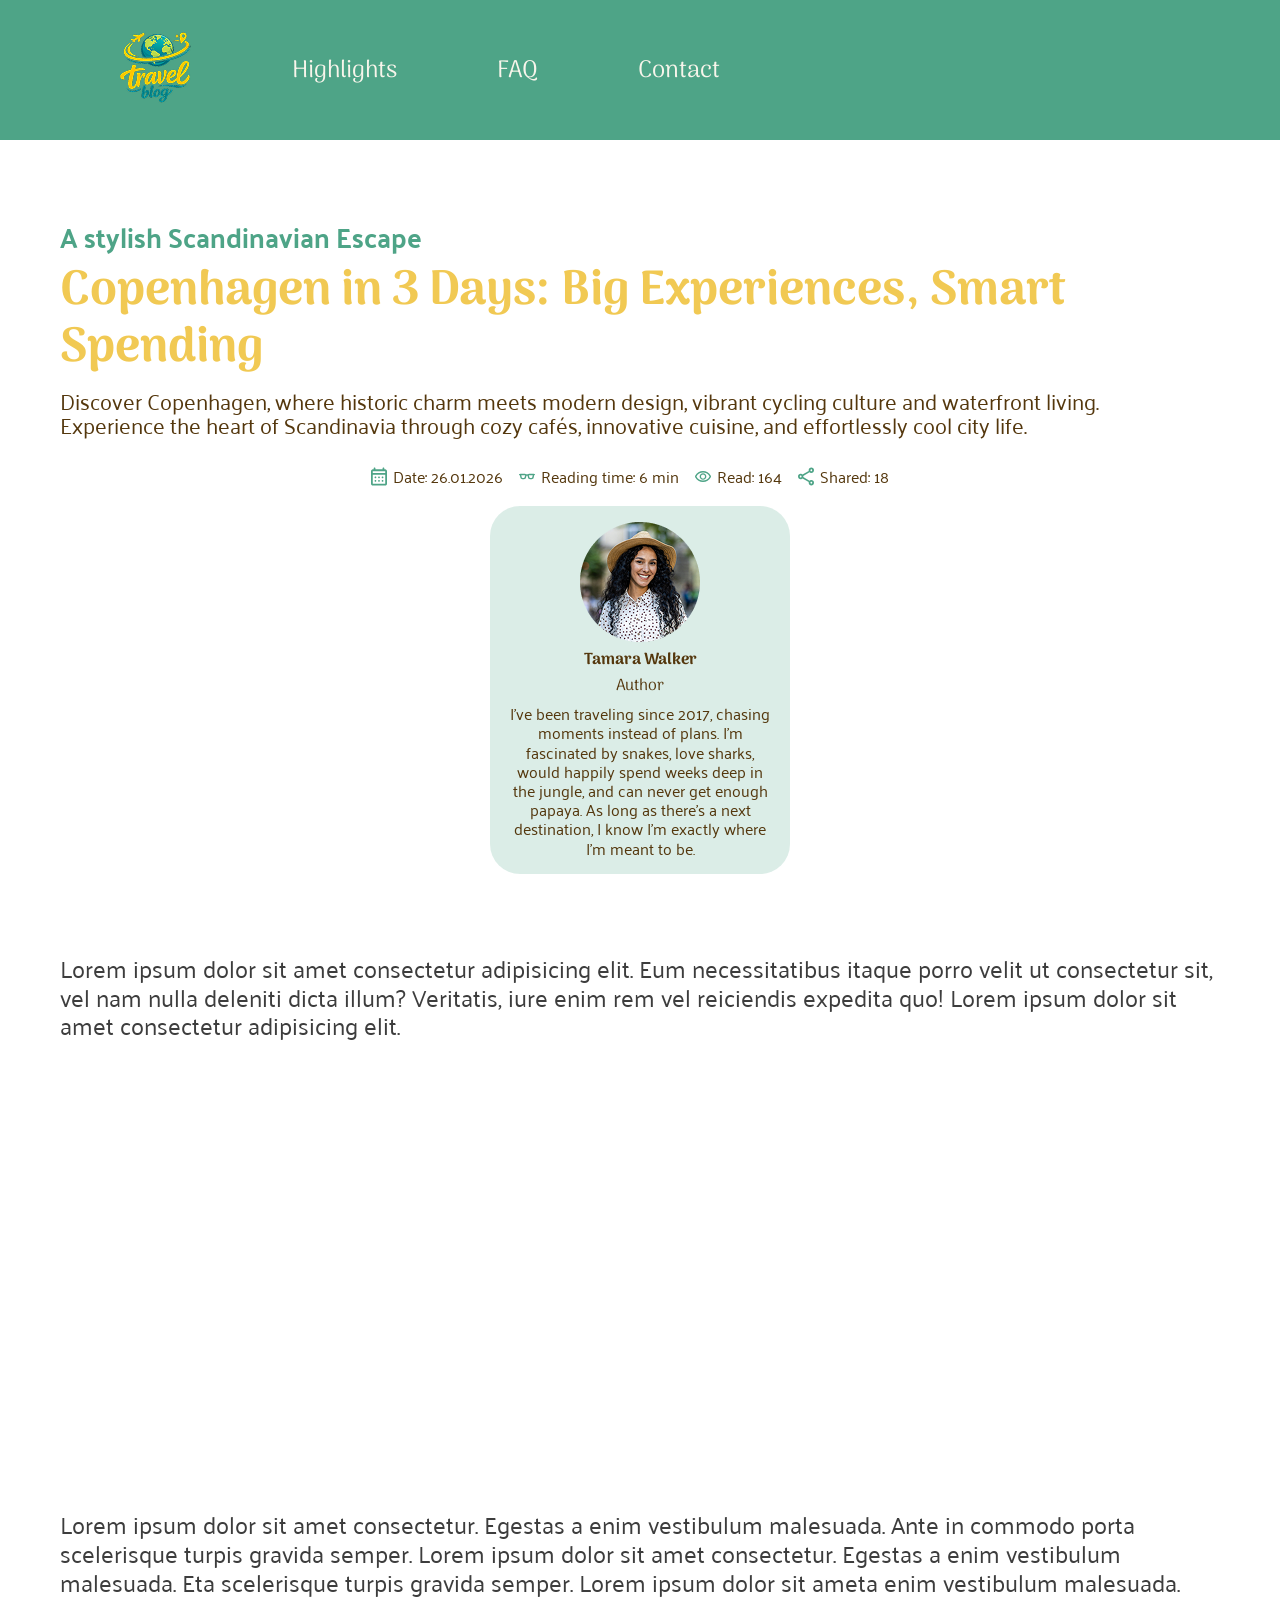
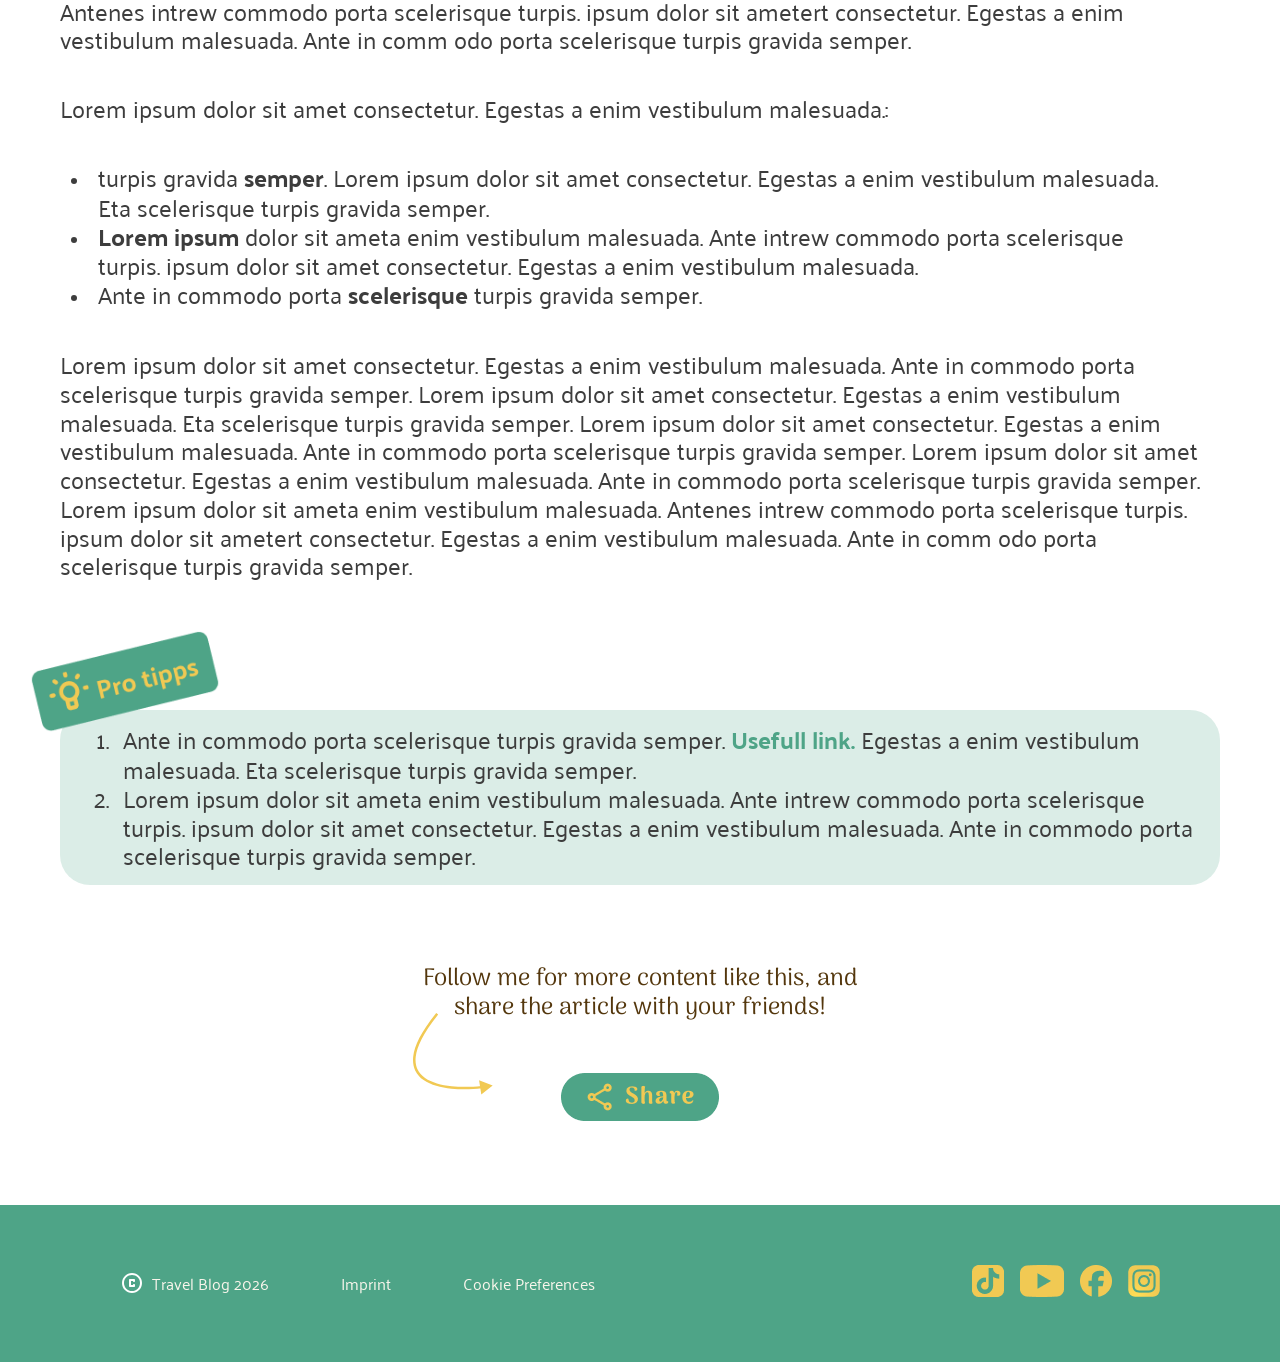
<file: video.html>
<!DOCTYPE html>
<html lang="de">

<head>
    <meta charset="UTF-8">
    <meta name="viewport" content="width=device-width, initial-scale=1.0">
    <title>Video</title>
    <link rel="icon" type="image/x-icon" href="./assets/icons/logo 03 1.png" />

    <link rel="stylesheet" href="./assets/style/standart.css" />
    <link rel="stylesheet" href="./assets/style/fonts.css" />
    <link rel="stylesheet" href="./assets/style/main_page.css" />
    <link rel="stylesheet" href="./assets/style/media.css" />

    <link rel="stylesheet" href="./assets/style/header_footer.css" />
    <link rel="stylesheet" href="./assets/style/video.css">
</head>

<body>
    <header class="header_content">
        <nav class="nav_bar">
            <a href="index.html"><img src="./assets/icons/logo 03 1.png" alt="Travelblog_logo" /></a>
            <div class="nav_bar_link_container"><a href="index.html#highlights">Highlights</a></div>
            <div class="nav_bar_link_container"><a href="index.html#faq">FAQ</a></div>
            <div class="nav_bar_link_container"><a href="index.html#contact">Contact</a></div>
        </nav>
    </header>

    <main class="video_main">
        <section class="video_heading">
            <div class="video_heading_text">
                <h3>A stylish Scandinavian Escape</h3>
                <h1>Copenhagen in 3 Days: Big Experiences, Smart Spending</h1>
                <p>Discover Copenhagen, where historic charm meets modern design, vibrant cycling culture and waterfront
                    living. Experience the heart of Scandinavia through cozy cafés, innovative cuisine, and effortlessly
                    cool city life.</p>
                <div class="video_heading_counter_wrap">
                    <div class="video_heading_counter">
                        <img src="./assets/icons/calendar_month.svg" alt="calendar_icon">
                        <p>Date: 26.01.2026</p>
                    </div>
                    <div class="video_heading_counter">
                        <img src="./assets/icons/eyeglasses_2.svg" alt="eyeglasses_icon">
                        <p>Reading time: 6 min</p>
                    </div>
                    <div class="video_heading_counter">
                        <img src="./assets/icons/visibility.svg" alt="eye_icon">
                        <p>Read: 164</p>
                    </div>
                    <div class="video_heading_counter">
                        <img src="./assets/icons/share.svg" alt="share_icon">
                        <p>Shared: 18</p>
                    </div>
                </div>
            </div>
            <div class="video_heading_about">
                <img src="./assets/img/Avatar.png" alt="Author_Image">
                <article class="video_about_text">
                    <h3>Tamara Walker</h3>
                    <h4>Author</h4>
                    <p>I've been traveling since 2017, chasing moments instead of plans. I'm fascinated by snakes, love
                        sharks, would happily spend weeks deep in the jungle, and can never get enough papaya. As long
                        as there's a next destination, I know I'm exactly where I'm meant to be.</p>
                </article>
            </div>
        </section>


        <section class="video_video">
            <p>Lorem ipsum dolor sit amet consectetur adipisicing elit. Eum necessitatibus itaque porro velit ut
                consectetur sit, vel nam nulla deleniti dicta illum? Veritatis, iure enim rem vel reiciendis expedita
                quo! Lorem ipsum dolor sit amet consectetur adipisicing elit.</p>
            <div class="video_play">
                <iframe width="560" height="315" src="https://www.youtube.com/embed/gH7vL-N7gU0?si=GjfCvlwnQmb3uwQD"
                    title="YouTube video player" frameborder="0"
                    allow="accelerometer; autoplay; clipboard-write; encrypted-media; gyroscope; picture-in-picture; web-share"
                    referrerpolicy="strict-origin-when-cross-origin" allowfullscreen></iframe>
            </div>
        </section>


        <section class="video_writing">
            <p>Lorem ipsum dolor sit amet consectetur. Egestas a enim vestibulum malesuada. Ante in commodo porta
                scelerisque turpis gravida semper. Lorem ipsum dolor sit amet consectetur. Egestas a enim vestibulum
                malesuada. Eta scelerisque turpis gravida semper. Lorem ipsum dolor sit ameta enim vestibulum malesuada.
                Antenes intrew commodo porta scelerisque turpis. ipsum dolor sit ametert consectetur. Egestas a enim
                vestibulum malesuada. Ante in comm odo porta scelerisque turpis gravida semper.</p>
            <p>Lorem ipsum dolor sit amet consectetur. Egestas a enim vestibulum malesuada.:</p>
            <ul>
                <li>turpis gravida <span style="font-weight: bold;">semper</span>. Lorem ipsum dolor sit amet
                    consectetur. Egestas a enim vestibulum malesuada. Eta scelerisque turpis gravida semper. </li>
                <li><span style="font-weight: bold;">Lorem ipsum</span> dolor sit ameta enim vestibulum malesuada. Ante
                    intrew commodo porta scelerisque turpis. ipsum dolor sit amet consectetur. Egestas a enim vestibulum
                    malesuada. </li>
                <li>Ante in commodo porta <span style="font-weight: bold;">scelerisque</span> turpis gravida semper.
                </li>
            </ul>
            <p>Lorem ipsum dolor sit amet consectetur. Egestas a enim vestibulum malesuada. Ante in commodo porta
                scelerisque turpis gravida semper. Lorem ipsum dolor sit amet consectetur. Egestas a enim vestibulum
                malesuada. Eta scelerisque turpis gravida semper. Lorem ipsum dolor sit amet consectetur.
                Egestas a enim vestibulum malesuada. Ante in commodo porta scelerisque turpis gravida semper. Lorem
                ipsum dolor sit amet consectetur. Egestas a enim vestibulum malesuada. Ante in commodo porta scelerisque
                turpis gravida semper. Lorem ipsum dolor sit ameta enim vestibulum malesuada. Antenes intrew commodo
                porta scelerisque turpis. ipsum dolor sit ametert consectetur. Egestas a enim vestibulum malesuada. Ante
                in comm odo porta scelerisque turpis gravida semper. </p>

        </section>


        <section class="video_tipps">
            <div class="video_tipps_textbox">

                <img src="./assets/img/pro_tipps.png" alt="tipps_icon">

                <div class="video_tipps_list">
                    <ol>
                        <li>Ante in commodo porta scelerisque turpis gravida semper. <span><a href="">Usefull
                                    link.</a></span> Egestas a enim
                            vestibulum malesuada. Eta scelerisque turpis gravida semper.</li>
                        <li>Lorem ipsum dolor sit ameta enim vestibulum malesuada. Ante intrew commodo porta scelerisque
                            turpis. ipsum dolor sit amet consectetur. Egestas a enim vestibulum malesuada. Ante in
                            commodo porta scelerisque turpis gravida semper.</li>
                    </ol>
                </div>
            </div>

            <section class="video_share">
                <div>
                    <p>
                        Follow me for more content like this, and <br />
                        share the article with your friends!
                    </p>
                    <div class="video_share_info">
                        <img src="assets/icons/arrow.svg" alt="share arrow" />
                        <a href=""><img src="./assets/icons/share_button.png" alt="share_icon"></a>

                    </div>
                </div>
                
            </section>
        </section>

    </main>



    <footer class="footer_content">

        <div class="footer_imprint">

            <div class="footer_imprint_text">
                <div class="footer_imprint_c">
                    <img src="./assets/icons/copyright.svg" alt="copyright_icon" />
                    <p>Travel Blog 2026</p>
                </div>
                <a href="imprint.html">Imprint</a>
                <a href="">Cookie Preferences</a>
            </div>
        </div>

        <div class="footer_socialmedia">
            <a href="https://www.tiktok.com/de-DE/" target="blank"><img src="./assets/icons/Tiktok_icon 1.png"
                    alt="tiktok_icon" /></a>
            <a href="https://www.youtube.com/" target="blank"><img src="./assets/icons/youtube.png"
                    alt="youtube_icon" /></a>
            <a href="https://www.facebook.com/" target="blank"><img src="./assets/icons/facebook.png"
                    alt="facebook_icon" /></a>
            <a href="https://www.instagram.com/" target="blank"><img src="./assets/icons/Instagram_logo_2016 1.png"
                    alt="instagram_icon" /></a>
        </div>
    </footer>

    <div class="footer_responsive">
        <a href="index.html"><img src="./assets/icons/Home.svg" alt="home_icon"></a>
        <a href="index.html#highlights"><img src="./assets/icons/rocket_green.svg" alt="rocket_icon"></a>
        <a href="index.html#faq"><img src="./assets/icons/live_help_green.svg" alt="question_icon"></a>
        <a href="index.html#contact"><img src="./assets/icons/person_pin_green.svg" alt="person_icon"></a>

    </div>
</body>

</html>
</file>
<file: assets/style/standart.css>
:root {
  --primary-green-color: rgba(78, 164, 135, 1);
  --secondary-yellow-color: rgba(241, 201, 83, 1);
  --background-green: rgba(78, 164, 135, 0.2);
  --font-color-gray: rgba(84, 55, 13, 1);
  --font-color-brown: rgba(61, 61, 61, 1);
  --background-color: rgba(255, 255, 255, 1);
  --button-color: rgba(115, 115, 115, 1);
}

* {
  margin: 0;
  box-sizing: border-box;
  scroll-behavior: smooth;
 
}

html {
  font-size: 16px;
}

body {
  height: 100vh;
  --sb-track-color: #1b1103;
  --sb-thumb-color: #4ea487;
  --sb-size: 10px;
}

body::-webkit-scrollbar {
  width: var(--sb-size);
}

body::-webkit-scrollbar-track {
  background: var(--sb-track-color);
  border-radius: 5px;
}

body::-webkit-scrollbar-thumb {
  background: var(--sb-thumb-color);
  border-radius: 5px;
  border: 1px solid #f1c953;
}
</file>
<file: assets/style/fonts.css>
/* arima-regular - latin */
@font-face {
  font-display: swap; /* Check https://developer.mozilla.org/en-US/docs/Web/CSS/@font-face/font-display for other options. */
  font-family: 'Arima';
  font-style: normal;
  font-weight: 400;
  src: url('/assets/fonts/arima-v7-latin-regular.woff2') format('woff2'); /* Chrome 36+, Opera 23+, Firefox 39+, Safari 12+, iOS 10+ */
}
/* arima-700 - latin */
@font-face {
  font-display: swap; /* Check https://developer.mozilla.org/en-US/docs/Web/CSS/@font-face/font-display for other options. */
  font-family: 'Arima';
  font-style: normal;
  font-weight: 700;
  src: url('/assets/fonts/arima-v7-latin-700.woff2') format('woff2'); /* Chrome 36+, Opera 23+, Firefox 39+, Safari 12+, iOS 10+ */
}
/* palanquin-regular - latin */
@font-face {
  font-display: swap; /* Check https://developer.mozilla.org/en-US/docs/Web/CSS/@font-face/font-display for other options. */
  font-family: 'Palanquin';
  font-style: normal;
  font-weight: 400;
  src: url('/assets/fonts/palanquin-v17-latin-regular.woff2') format('woff2'); /* Chrome 36+, Opera 23+, Firefox 39+, Safari 12+, iOS 10+ */
}
/* palanquin-500 - latin */
@font-face {
  font-display: swap; /* Check https://developer.mozilla.org/en-US/docs/Web/CSS/@font-face/font-display for other options. */
  font-family: 'Palanquin';
  font-style: normal;
  font-weight: 500;
  src: url('/assets/fonts/palanquin-v17-latin-500.woff2') format('woff2'); /* Chrome 36+, Opera 23+, Firefox 39+, Safari 12+, iOS 10+ */
}
/* palanquin-700 - latin */
@font-face {
  font-display: swap; /* Check https://developer.mozilla.org/en-US/docs/Web/CSS/@font-face/font-display for other options. */
  font-family: 'Palanquin';
  font-style: normal;
  font-weight: 700;
  src: url('/assets/fonts/palanquin-v17-latin-700.woff2') format('woff2'); /* Chrome 36+, Opera 23+, Firefox 39+, Safari 12+, iOS 10+ */
}
/* palanquin-dark-regular - latin */
@font-face {
  font-display: swap; /* Check https://developer.mozilla.org/en-US/docs/Web/CSS/@font-face/font-display for other options. */
  font-family: 'Palanquin Dark';
  font-style: normal;
  font-weight: 400;
  src: url('/assets/fonts/palanquin-dark-v17-latin-regular.woff2') format('woff2'); /* Chrome 36+, Opera 23+, Firefox 39+, Safari 12+, iOS 10+ */
}
/* palanquin-dark-600 - latin */
@font-face {
  font-display: swap; /* Check https://developer.mozilla.org/en-US/docs/Web/CSS/@font-face/font-display for other options. */
  font-family: 'Palanquin Dark';
  font-style: normal;
  font-weight: 600;
  src: url('/assets/fonts/palanquin-dark-v17-latin-600.woff2') format('woff2'); /* Chrome 36+, Opera 23+, Firefox 39+, Safari 12+, iOS 10+ */
}
</file>
<file: assets/style/header_footer.css>
header {
  display: flex;
  justify-content: flex-start;
  background-color: var(--primary-green-color);
  width: 100%;
  padding: 32px 120px;
}

.nav_bar {
  display: flex;
  align-items: center;
  gap: 100px;
  z-index: 1;
}

.nav_bar_link_container a {
  width: 100%;
  font-family: "Arima";
  font-size: 1.5rem;
  color: rgba(248, 245, 235, 1);
  text-decoration: none;
  position: relative;
  transition-duration: 1s;
}

.nav_bar a:hover {
  color: var(--secondary-yellow-color);
}

footer {
  display: flex;
  justify-content: space-between;
  background-color: var(--primary-green-color);
  width: 100%;
  padding: 60px 120px;
}

.footer_imprint {
  display: flex;
  align-items: center;
}

.footer_imprint>img {
  height: 24px;
  padding: 4px;
}

.footer_imprint_text {
  display: flex;
  gap: 72px;
}

.footer_imprint_c {
  display: flex;
  gap: 8px;
}

.footer_imprint_text p {
  font-family: "Palanquin";
  color: rgba(248, 245, 235, 1);
  white-space: nowrap;
  font-size: 1rem;
}

.footer_imprint_text>a {
  font-family: "Palanquin";
  color: rgba(248, 245, 235, 1);
  white-space: nowrap;
  font-size: 1rem;
  text-decoration: none;
}

.footer_socialmedia {
  display: flex;
  gap: 16px;
}

.footer_responsive {
  display: none;
  position: sticky;
  width: 100%;
  bottom: 0;
  display: none;
  z-index: 1;
}

@media screen and (min-width: 1440px) {
  .header_content {
    padding: 32px max(120px, calc(50% - 720px));
  }

  .footer_content {
    padding: 60px max(120px, calc(50% - 720px));
  }
}

@media screen and (min-width: 1001px) and (max-width: 1280px) {}

@media screen and (min-width: 780px) and (max-width: 1000px) {
  .footer_imprint_text {
    gap: 36px;
  }

  .footer_content {
    padding: 30px 60px;
  }
}

@media screen and (min-width: 480px) and (max-width: 779px) {
  .header_content {
    padding: 24px 30px;
    justify-content: center;
    align-items: center;
  }

  .nav_bar_link_container {
    display: none;
  }

  .footer_imprint_text {
    flex-direction: column-reverse;
    gap: 8px;
  }

  .footer_imprint {
    display: flex;
    justify-content: flex-start;
    align-items: flex-end;
  }

  .footer_content {
    padding: 24px 30px;
    align-items: flex-end;
  }

  .footer_responsive {
    display: flex;
    justify-content: space-between;
    align-items: center;
    background-color: var(--secondary-yellow-color);
    padding: 24px 30px;
  }
}

@media screen and (max-width: 479px) {
  .header_content {
    padding: 16px 5px;
    justify-content: center;
    align-items: center;
  }

  .nav_bar img {
    height: 56px;
  }

  .nav_bar_link_container {
    display: none;
  }

  .footer_imprint_text {
    flex-direction: column-reverse;
    gap: 8px;
  }

  .footer_imprint {
    display: flex;
    justify-content: flex-start;
    align-items: flex-end;
  }

  .footer_content {
    padding: 30px 24px;
    align-items: flex-end;
    gap: 5px;
  }

  .footer_content p {
    font-size: 12px;
  }

  .footer_content a {
    font-size: 12px;
  }

  .footer_content img {
    height: 24px;
    width: auto;
  }

  .footer_socialmedia {
    display: flex;
    gap: 8px;
  }

  .footer_responsive {
    display: flex;
    justify-content: space-between;
    align-items: center;
    background-color: var(--secondary-yellow-color);
    padding: 24px 30px;
  }

  .footer_responsive img {
    height: 40px;
  }
}
</file>
<file: assets/style/carousel.css>
main {
    display: flex;
    flex-direction: column;
    align-items: center;
    
    gap: 40px;
    padding-bottom: 88px;
    width: 100%;
}

h2 {
    font-family: 'Arima';
    font-weight: 600;
    font-size: 2rem;
    color: var(--font-color-gray);
    padding-bottom: 10px;
}

.subscription {
    display: flex;
    justify-content: center;
}

.subscription h1 {
    font-family: 'Arima';
    color: var(--secondary-yellow-color);
    font-size: 4rem;
    font-weight: 700;
    line-height: 120%;
}

.headline_carousel {
    display: flex;
    flex-direction: row;
    justify-content: space-between;
    gap: 16px;
    width: 100%;
}
.overline {
    font-family: 'Palanquin';
    font-size: 2.5rem;
    font-weight: 600;
    color: var(--primary-green-color);
    line-height: 1.2;
}
.h4_author {
    font-family: 'Arima';
    font-size: 1.125rem;
    font-weight: 700;
    text-align: center;
}

.carousel_description {
    font-family: 'Palanquin';
    font-size: 2rem;
    font-weight: 400;
    line-height: 1.2;
    color: var(--font-color-gray);
}

.text_carousel {
    display: flex;
    flex-direction: column;
    justify-content: space-between;
    max-width: 900px;
}
.carousel_underline {
    display: flex;
    flex-direction: row;
    justify-content: flex-start;
    align-items: flex-end;
    flex-wrap: wrap;
    padding-top: 32px;
    gap: 12px;
}
.carousel_underline_items {
    display: flex;
    flex-direction: row;
    gap: 5px;
}
.carousel_underline_items p {
     font-family: 'Palanquin';
     font-size: 1rem;
     font-weight: 400;
     line-height: 1.2;
}
.carousel_author {
    display: flex;
    flex-direction: column;
    justify-content: center;
    align-items: center;
    width: 340px;
    padding: 12px;

    background-color: rgba(78, 164, 135, 0.2);
    border-radius: 30px;
}
.carousel_author_p {
    font-family: 'Palanquin';
    font-size: 1rem;
    font-weight: 400;
    line-height: 1.2;
    color: var(--font-color-gray);
}
.carousel_author_sub {
    font-family: 'Arima';
    font-size: 1.125rem;
    font-weight: 400;
    line-height: 1.2;
    text-align: center;
}

.carousel_author img {
    width: 200px;
    height: 200px;
    border-radius: 50%;
}

/* Carousel */
.section_carousel {
    display: flex;
    flex-direction: column;
    justify-content: center;
    align-items: center;
}

.section_carousel p{
    font-family: 'Palanquin';
    font-weight: 400;
    font-size: 1.5rem;
    line-height: 120%;
    color: var(--font-color-brown);
    padding: 20px 0px;
}

.carousel {
    display: flex;
    justify-content: center;
    align-items: center;

    height: 500px;
}
.slider {
  position: relative;
  width: 100%;
  max-width: 1200px;
  height: 533px;
}
.slider_b{
    height: 300px;

    display: flex;

}

.slider_b_element{
    z-index: 1;
    width: 250px;
    height: 366px;
    border-radius: 16px;
    
    box-shadow: 0px 4px 3px rgba(3, 7, 18, 0.03),
        0px 14px 11px rgba(3, 7, 18, 0.05),
        0px 32px 24px rgba(3, 7, 18, 0.08);




    transform: perspective(250px) rotateY(20deg) translateX(-20px);
    transform-origin: 50% 50%;

    transition: all 250ms ease-in-out;
}

.slider_b_element:hover{
    
    z-index: 2;
    transform: perspective(250px) rotateY(0deg) translateX(0px) scaleX(1.5) scaleY(1.2);
}

.slider_b_element:hover~.slider_b_element{
    
    transform: perspective(250px) rotateY(-20deg) translateX(20px);
}

.slider_b_element img {
    width: 250px;
    height: 366px;
    border-radius: 16px;
}
.carousel_description_under p{
    font-family: 'Palanquin';
    font-weight: 400;
    font-size: 1.5rem;
    line-height: 120%;
    color: var(--font-color-brown);
    padding: 20px 0px;
}

.list {
    padding: 88px 80px;
}
.list p {
    font-family: 'Palanquin';
    font-weight: 400;
    font-size: 1.5rem;
    line-height: 120%;
    color: var(--font-color-brown);
    padding: 20px 0px;
}

.list li {
    font-family: 'Palanquin';
    font-weight: 400;
    font-size: 1.5rem;
    line-height: 120%;
    color: var(--font-color-brown);
    padding-left: 8px;
}
.end p{
    font-family: 'Palanquin';
    font-weight: 400;
    font-size: 1.5rem;
    line-height: 120%;
    color: var(--font-color-brown);
    padding: 20px 0px;
}

.header_pic {
    padding: 0px max(0px, calc(50% - 720px));
}

.highlights {
    display: flex;
    flex-direction: column;
    align-items: center;
    justify-content: center;
    width: 100%;
}

.headline_highlights {
    display: flex;
    flex-direction: column;
    justify-content: center;
    align-items: center;
    padding-bottom: 88px;
    width: 100%; 
}

.headline_highlights_h2 {
    display: flex;
    flex-direction: row;
    justify-content: center;
    align-items: center; 
    gap: 10px;  
}

.subheadline {
    font-family: 'Palanquin';
    font-size: 1.5rem;
    font-weight: 500;
    color: var(--font-color-gray);
    padding-bottom: 100px;
    line-height: 1.1;
    text-align: center;
    max-width: 980px;
    color: var(--font-color-gray);
}



.slider_description {
    width: 881px;
    height: 229px;

    background-color: rgba(255, 255, 255, 0.1);
    backdrop-filter: blur(10px);
    border-left: solid 1px rgba(255, 255, 255, 0.5);
    border-right: solid 1px rgba(255, 255, 255, 0.5);

    padding: 25px;
}

.slider_description_item h3{
    font-family: 'Palanquin Dark';
    font-size: 3rem;
    font-weight: 600;
    color: var(--background-color);
    line-height: 0.9;
    padding-bottom: 8px;
}

.slider_description_item p{
    font-family: 'Palanquin';
    font-size: 1.75rem;
    font-weight: 400;
    color: var(--background-color);
    line-height: 1.1;
}

.slider_description_item a{
    font-family: 'Palanquin';
    font-size: 1.75rem;
    font-weight: 400;
    color: var(--background-color);
    line-height: 1.1;
    text-decoration: none;
}

input[type="radio"] {
  display: none;
}
.bilder-ebene {
  display: flex;
  justify-content: center;
  align-items: center;
  height: 100%;
  width: 100%;
}
.bilder-ebene img {
  position: absolute;
  width: 90%;          
  max-width: 800px;    
  height: 100%;
  object-fit: cover;
  opacity: 0;
  transition: opacity 0.5s;
  border-radius: 16px;
  left: 50%;           
  transform: translateX(-50%);
}

#img1:checked ~ .bilder-ebene .pic1 { 
    opacity: 1; 
}
#img2:checked ~ .bilder-ebene .pic2 { 
    opacity: 1; 
}
#img3:checked ~ .bilder-ebene .pic3 { 
    opacity: 1; 
}
#img4:checked ~ .bilder-ebene .pic4 { 
    opacity: 1; 
}

#img1:checked ~ .slider_description #desc1 { 
    display: unset;
}
#img2:checked ~ .slider_description #desc2 { 
    display: unset;
}
#img3:checked ~ .slider_description #desc3 { 
    display: unset; 
}
#img4:checked ~ .slider_description #desc4 { 
    display: unset; 
}

.controls {
  position: absolute;
  bottom: -50px;
  width: 100%;
  display: flex;
  justify-content: center;
  gap: 20px;
}

.controls label {
  width: 28px;
  height: 28px;
  background: var(--background-green);
  border-radius: 50%;
  cursor: pointer;
}

#img1:checked ~ .controls label:nth-child(1),
#img2:checked ~ .controls label:nth-child(2),
#img3:checked ~ .controls label:nth-child(3),
#img4:checked ~ .controls label:nth-child(4)  {
  width: 40px;  
  background: var(--primary-green-color);
  border-radius: 25px;
}

@media screen and (min-width: 1440px) {
    .headline_highlights {
        display: none;
    }

    main {
        padding: 80px max(120px, calc(50% - 720px));
    }
    .subscription {
        padding: 80px max(120px, calc(50% - 720px));
    }
    
}

@media screen and (min-width: 790px) and (max-width: 1439px) {
    .carousel {
        display: none;
    }
    main {
         padding: 40px max(16px, calc(50% - 720px));
    }
    .subscription {
         padding: 40px max(16px, calc(50% - 720px));
    }
    .bilder-ebene img {
        width: 150%;
    }

    .slider_description {
        width: 440px;
        height: 229px;
        background-color: rgba(255, 255, 255, 0.1);
        backdrop-filter: blur(10px);
        border-left: solid 1px rgba(255, 255, 255, 0.5);
        border-right: solid 1px rgba(255, 255, 255, 0.5);
        padding: 25px;
    }
    .headline_carousel {
        justify-content: center;
        flex-wrap: wrap;
    }
    .slider_description_item h3 {
        font-family: 'Palanquin Dark';
        font-size: 1.75rem;
        font-weight: 600;
        color: var(--background-color);
        
        padding-bottom: 8px;
    }
    .slider_description_item a {
        font-family: 'Palanquin';
        font-size: 1.25rem;
        font-weight: 400;
        color: var(--background-color);
        text-decoration: none;
    }
    .main {
        padding-left: 16px;
        padding-right: 16px;
    }
    .carousel_author {
        width: 340px;
        font-size: 2.5rem;
    }
}

@media screen and (min-width: 300px) and (max-width: 789px) {
    .carousel {
        display: none;
    }
    main {
         padding: 40px max(16px, calc(50% - 720px));
    }
    .subscription {
         padding: 40px max(16px, calc(50% - 720px));
    }
    .slider_description {
        width: 240px;
        height: 280px;
        background-color: rgba(255, 255, 255, 0.1);
        backdrop-filter: blur(10px);
        border-left: solid 1px rgba(255, 255, 255, 0.5);
        border-right: solid 1px rgba(255, 255, 255, 0.5);
        padding: 5px;
    }
    .headline_carousel {
        justify-content: center;
        flex-wrap: wrap;
    }
    .slider_description_item h3 {
        font-family: 'Palanquin Dark';
        font-size: 1.75rem;
        font-weight: 600;
        color: var(--background-color);
        
        padding-bottom: 8px;
    }
    .slider_description_item a {
        font-family: 'Palanquin';
        font-size: 1.25rem;
        font-weight: 400;
        color: var(--background-color);
        text-decoration: none;
    }
    .slider_description {
        position: absolute;
        top: 34px;
        left: 10px;
    }
    .list {
        padding: 40px 10px;
    }
    .carousel_author {
        width: 340px;
        font-size: 2.5rem;
    }
    .overline {
        font-size: 1.25rem;
    }
    .subscription h1{
        font-size: 2.5rem;
    }
    .carousel_description {
        font-size: 1.125rem;
    }
    h2 {
        font-size: 1.125rem;
    }
    .bilder-ebene img {
        width: 110%;
    }
}
</file>
<file: assets/style/video.css>
.video_main {
  padding: 88px 120px;
}

.video_heading {
  display: flex;
  justify-content: space-between;
}

.video_heading_text {
  display: flex;
  flex-direction: column;
  justify-content: space-between;
  padding-right: 20px;
  gap: 10px;
}

.video_heading_text > h3 {
  font-family: "Palanquin";
  font-weight: 600;
  font-size: 2.5rem;
  line-height: 120%;
  color: var(--primary-green-color);
}

.video_heading_text > h1 {
  font-family: "Arima";
  font-weight: 700;
  font-size: 4rem;
  line-height: 120%;
  color: var(--secondary-yellow-color);
}

.video_heading_text > p {
  font-family: "Palanquin";
  font-weight: 400;
  font-size: 1.75rem;
  line-height: 110%;
  color: var(--font-color-gray);
}

.video_heading_counter {
  display: flex;
  flex-direction: row;
  gap: 6px;
}

.video_heading_counter_wrap {
  display: flex;
  gap: 32px;
  padding-top: 24px;
}

.video_heading_counter_wrap p {
  font-family: "Palanquin";
  font-weight: 400;
  font-size: 1rem;
  line-height: 120%;
  color: var(--font-color-gray);
}

.video_heading_counter > img {
  width: 16px;
}

.video_heading_about {
  display: flex;
  flex-direction: column;
  align-items: center;
  width: 660px;
  background-color: var(--background-green);
  border-radius: 30px;
  padding: 16px;
}

.video_heading_about > img {
  justify-content: center;
  height: 120px;
  width: 120px;
}

.video_heading_about h3 {
  font-family: "Arima";
  font-weight: 700;
  font-size: 1.13rem;
  color: var(--font-color-gray);
  text-align: center;
  padding-top: 5px;
}

.video_heading_about h4 {
  font-family: "Arima";
  font-weight: 400;
  font-size: 1.13rem;
  color: var(--font-color-gray);
  text-align: center;
  padding-bottom: 5px;
}

.video_heading_about p {
  font-family: "Palanquin";
  font-weight: 400;
  font-size: 1rem;
  color: var(--font-color-gray);
  text-align: left;
  line-height: 120%;
}

.video_video {
  display: flex;
  flex-direction: column;
  padding-top: 80px;
}

.video_video > p {
  font-family: "Palanquin";
  font-weight: 400;
  font-size: 1.5rem;
  line-height: 120%;
  color: var(--font-color-brown);
}

.video_play {
  display: flex;
  justify-content: center;
  width: 100%;
  padding-top: 80px;
}

.video_play iframe {
  border-radius: 50px;
  height: 520px;
  width: auto;
  aspect-ratio: 16 / 9;
}

.video_writing p {
  font-family: "Palanquin";
  font-weight: 400;
  font-size: 1.5rem;
  line-height: 120%;
  color: var(--font-color-brown);
  padding: 20px 0px;
}

.video_writing li {
  font-family: "Palanquin";
  font-weight: 400;
  font-size: 1.5rem;
  line-height: 120%;
  color: var(--font-color-brown);
  padding-left: 8px;
}

.video_writing li::marker {
  font-size: 0.8rem;
}

.video_writing ul {
  padding: 20px 30px;
}

.video_writing {
  padding: 80px 0px;
}

.video_tipps_textbox {
  display: flex;
  flex-direction: column;
  align-items: center;
  position: relative;
  padding: 50px 0px;
}

.video_tipps_textbox img {
  z-index: 1;
  height: auto;
  width: 190px;
  padding-top: 20px;
  position: absolute;
  top: -40px;
  left: -30px;
}

.video_tipps_list {
  background-color: var(--background-green);
  max-width: 1200px;
  border-radius: 30px;
  padding: 15px;
  z-index: 0;
}

.video_tipps_list li {
  font-family: "Palanquin";
  font-weight: 400;
  font-size: 1.5rem;
  line-height: 120%;
  color: var(--font-color-brown);
  padding: 0px 8px;
}

.video_tipps_list a {
  text-decoration: none;
  font-weight: bold;
  color: var(--primary-green-color);
}

.video_tipps_list li::marker {
  padding-left: 8px;
}

.video_share {
  display: flex;
  justify-content: center;
}

.video_share p {
  font-family: "Arima";
  font-weight: 500;
  line-height: 120%;
  font-size: 1.5rem;
  color: var(--font-color-gray);
  text-align: center;
  padding: 30px 0px;
}

.video_share_info {
  display: flex;
  justify-content: center;
  align-items: flex-end;
  gap: 16px;
  position: relative;
}

.video_share_info > img {
  width: 80px;
  position: absolute;
  top: -40px;
  left: -10px;
}

.video_share_info > a {
  padding-top: 20px;
}

@media screen and (min-width: 769px) and (max-width: 1280px) {
  .video_writing {
    padding: 60px 0px;
  }

  .video_main {
    padding: 80px 60px;
  }

  .video_heading {
    flex-direction: column;
    align-items: center;
  }

  .video_heading_text h1 {
    font-size: 3rem;
  }

  .video_heading_text h3 {
    font-size: 1.7rem;
  }

  .video_heading_text p {
    font-size: 1.4rem;
  }

  .video_heading_counter_wrap {
    gap: 16px;
    padding: 20px 0px;
    justify-content: center;
    flex-wrap: wrap;
  }

  .video_heading_counter_wrap p {
    font-family: "Palanquin";
    font-weight: 400;
    font-size: 1rem;
    line-height: 120%;
  }

  .video_heading_counter > img {
    width: 1rem;
  }

  .video_heading_about {
    max-width: 300px;
  }

  .video_heading_about h3 {
    font-size: 1rem;
  }

  .video_heading_about h4 {
    font-size: 1rem;
  }

  .video_heading_about p {
    font-size: 1rem;
    text-align: center;
  }

  .video_play {
    display: flex;
    justify-content: center;
    width: 100%;
    padding-top: 40px;
  }

  .video_play iframe {
    border-radius: 20px;
    height: 350px;
    width: auto;
    aspect-ratio: 16 / 9;
  }

  .video_tipps_textbox img {
    top: -50px;
    left: -30px;
  }
}

@media screen and (min-width: 480px) and (max-width: 768px) {
  .video_writing {
    padding: 40px 0px;
  }

  .video_main {
    padding: 70px 35px;
  }

  .video_heading_text h1 {
    font-size: 2.5rem;
  }

  .video_heading {
    flex-direction: column;
    align-items: center;
  }

  .video_heading_counter_wrap {
    gap: 16px;
    padding: 20px 0px;
    justify-content: center;
    flex-wrap: wrap;
  }

  .video_heading_counter_wrap p {
    font-family: "Palanquin";
    font-weight: 400;
    font-size: 12px;
    line-height: 120%;
  }

  .video_heading_counter > img {
    width: 16px;
  }

  .video_heading_about {
    max-width: 300px;
  }

  .video_heading_about h3 {
    font-size: 16px;
  }

  .video_heading_about h4 {
    font-size: 16px;
  }

  .video_heading_about p {
    font-size: 16px;
    text-align: center;
  }

  .video_play {
    display: flex;
    justify-content: center;
    width: 100%;
    padding-top: 40px;
  }

  .video_play iframe {
    border-radius: 20px;
    height: 250px;
    width: auto;
    aspect-ratio: 16 / 9;
  }

  .video_tipps_textbox img {
    height: auto;
    width: 150px;
    top: -30px;
    left: -10px;
  }

  .video_share_info > img {
    width: 60px;
    position: absolute;
    top: -30px;
    left: -20px;
  }

  .video_share_info > a {
    padding-top: 5px;
  }
}

@media screen and (min-width: 430px) and (max-width: 479px) {

  .video_main {
    padding: 70px 15px;
  }

  .video_heading_text h3 {
    font-size: 1rem;
  }

  .video_heading_text h1 {
    font-size: 2rem;
  }

  .video_heading_text p {
    font-size: 1rem;
  }

  .video_heading_counter_wrap p {
    font-size: 0.75rem;
  }

  .video_video {
    padding-top: 30px;
  }

  .video_writing {
    padding: 20px 0px;
  }

  .video_heading {
    flex-direction: column;
    align-items: center;
  }

  .video_heading_counter_wrap {
    gap: 16px;
    padding: 20px 0px;
    flex-wrap: wrap;
  }

  .video_heading_about h3 {
    font-size: 1.13rem;
  }

  .video_heading_about h4 {
    font-size: 1.13rem;
  }

  .video_heading_about p {
    font-size: 0.8rem;
    text-align: center;
  }

  .video_video p {
    font-size: 0.8rem;
  }

  .video_writing p {
    font-size: 1rem;
  }

  .video_writing li {
    font-size: 1rem;
  }
  .video_heading_counter > img {
    width: 16px;
  }

  .video_heading_about {
    max-width: 300px;
  }

  /* .video_heading_about h3 {
    font-size: 16px;
  }

  .video_heading_about h4 {
    font-size: 16px;
  }

  .video_heading_about p {
    font-size: 16px;
    text-align: center;
  } */

  .video_play {
    display: flex;
    justify-content: center;
    width: 100%;
    padding-top: 20px;
  }

  .video_play iframe {
    border-radius: 20px;
    height: 200px;
    width: auto;
    aspect-ratio: 16 / 9;
  }

  .video_tipps_textbox img {
    height: auto;
    width: 150px;
    top: -30px;
    left: -10px;
  }

  .video_share_info > img {
    width: 40px;
    position: absolute;
    top: -20px;
    left: -10px;
  }

  .video_share_info > a {
    padding-top: 5px;
  }

  .video_share_info > a > img {
    width: 100px;
  }

  .video_tipps_list li {
    font-size: 1rem;
  }

  .video_share p {
    font-size: clamp(0.8rem, 4vw, 1rem);
  }
}

@media screen and (max-width: 429px) {
  .video_heading_text h3 {
    font-size: 1rem;
  }

  .video_heading_text h1 {
    font-size: 2rem;
  }

  .video_heading_text p {
    font-size: 1rem;
  }

  .video_video {
    padding-top: 30px;
  }

  .video_writing {
    padding: 20px 0px;
  }

  .video_main {
    padding: 70px 15px;
  }

  .video_heading {
    flex-direction: column;
    align-items: center;
  }

  .video_heading_counter_wrap {
    gap: 16px;
    padding: 20px 0px;
    flex-wrap: wrap;
  }

  .video_heading_counter_wrap p {
    font-size: 0.75rem;
  }

  .video_heading_counter > img {
    width: 16px;
  }

  .video_heading_about {
    max-width: 300px;
  }

  .video_heading_about h3 {
    font-size: 1.13rem;
  }

  .video_heading_about h4 {
    font-size: 1.13rem;
  }

  .video_heading_about p {
    font-size: 0.8rem;
    text-align: center;
  }

  .video_video p {
    font-size: 0.8rem;
  }

  .video_writing p {
    font-size: 1rem;
  }

  .video_writing li {
    font-size: 1rem;
  }

  .video_play {
    display: flex;
    justify-content: center;
    width: 100%;
    padding-top: 20px;
  }

  .video_play iframe {
    border-radius: 20px;
    height: 170px;
    width: auto;
    aspect-ratio: 16 / 9;
  }

  .video_tipps_textbox img {
    height: auto;
    width: 150px;
    top: -30px;
    left: -10px;
  }

  .video_share_info > img {
    width: 40px;
    position: absolute;
    top: -20px;
    left: -10px;
  }

  .video_share_info > a {
    padding-top: 5px;
  }

  .video_share_info > a > img {
    width: 100px;
  }

  .video_tipps_list li {
    font-size: 1rem;
  }

  .video_share p {
    font-size: clamp(0.8rem, 4vw, 1rem);
  }
}

@media screen and (min-width: 1550px) {
  .video_main {
    padding: 80px max(120px, calc(50% - 720px));
  }

.video_tipps_textbox img {
  top: -40px;
  left: 30px;
}
}
</file>
<file: assets/style/graph.css>
h2 {
  font-family: "Arima";
  font-weight: 700;
  font-size: 4rem;
  color: var(--secondary-yellow-color);
  line-height: 120%;
}

.headline {
  display: flex;
  flex-direction: column;
  justify-content: space-between;
  gap: 40px;
  width: 100%;
  padding: 80px 120px 40px;
}

.headline_top {
  display: flex;
}

.headline_wrapper {
  display: flex;
  flex-direction: column;
  justify-content: space-between;
  gap: 20px;
}

.headline_infos {
  display: flex;
  flex-direction: column;
}

.info_wrapper {
  display: flex;
  gap: 32px;
}

.headline_text {
  display: flex;
  flex-direction: column;
  gap: 40px;
  padding-right: 20px;
}

.text {
  display: flex;
  flex-direction: column;
  justify-content: space-between;
  gap: 10px;
}

.text > h3 {
  font-family: "Palanquin";
  font-weight: 600;
  font-size: 2.5rem;
  line-height: 120%;
  color: var(--primary-green-color);
}

.text p {
  font-family: "Palanquin";
  font-weight: 400;
  font-size: 1.75rem;
  color: var(--font-color-gray);
  line-height: 110%;
  width: 95%;
}

.headline_infos p {
  font-family: "Palanquin";
  font-weight: 400;
  font-size: 1.75rem;
  color: var(--font-color-gray);
  line-height: 110%;
}

.info_wrapper p {
  font-family: "Palanquin";
  font-weight: 400;
  font-size: 1rem;
  color: var(--font-color-gray);
  line-height: 120%;
}

.wrapper_counter {
  display: flex;
  gap: 6px;
}
.wrapper_counter > img {
  width: 16px;
}

.author {
  display: flex;
  flex-direction: column;
  align-items: center;
  width: 660px;
  border-radius: 30px;
  padding: 16px;
  background-color: var(--background-green);
}

.author > img {
  width: 120px;
  height: 120px;
}

.author h3 {
  font-family: "Arima";
  font-weight: 700;
  font-size: 1.13rem;
  color: var(--font-color-gray);
  text-align: center;
}

.author h4 {
  font-family: "Arima";
  font-weight: 400;
  font-size: 1.13rem;
  color: var(--font-color-gray);
  text-align: center;
}

.author p {
  font-family: "Palanquin";
  font-weight: 400;
  font-size: 1rem;
  color: var(--font-color-gray);
  text-align: left;
  line-height: 120%;
}

.headline_bottom p {
  font-family: "Palanquin";
  font-size: 1.5rem;
  font-weight: 400;
  line-height: 120%;
  color: var(--font-color-brown);
}

.rain {
  display: flex;
  flex-direction: column;
  align-items: center;
  padding: 40px 120px;
}

.rain_top {
  display: flex;
  flex-direction: column;
  align-items: center;
  gap: 24px;
  padding-bottom: 40px;
}

.rain_top h3 {
  font-family: "Arima";
  font-weight: 600;
  font-size: 2rem;
  color: var(--font-color-gray);
}

.rain_top > img {
  width: 640px;
  height: 440px;
  border-radius: 52px;
  /* https://smoothshadows.com/#djEsMSwxLDAuMjUsMTIsNCwtMiwjMDMwNzEyLCNmM2Y0ZjYsI2ZmZmZmZiwy */
  box-shadow: -2px 4px 12px rgba(3, 7, 18, 0.25);
}

.rain_bottom {
  font-family: "Palanquin";
  font-weight: 400;
  font-size: 1.5rem;
  color: var(--font-color-brown);
  line-height: 120%;

  padding: 40px 0;
}

.diagram {
  display: flex;
  flex-direction: column;
  padding: 40px 120px 40px;
}

.diagram_top {
  display: flex;
  gap: 80px;
  width: 100%;
  padding-bottom: 40px;
}

.diagram_top h3 {
  font-family: "Arima";
  font-weight: 600;
  font-size: 2rem;
  color: var(--font-color-gray);
}

.diagram_top p {
  font-family: "Palanquin";
  font-weight: 400;
  font-size: 1.5rem;
  color: var(--font-color-brown);
  line-height: 120%;
}

.left {
  display: flex;
  flex-direction: column;
  align-items: center;
  width: 100%;
}

.left p {
  padding: 24px 0;
  height: 200px;
}

.left img {
  width: 520px;
  height: 470px;
  border-radius: 52px;
  box-shadow: -2px 4px 12px rgba(3, 7, 18, 0.25);
  object-fit: cover;
}

.right {
  width: 100%;
  display: flex;
  flex-direction: column;
  align-items: center;
}

.right p {
  padding: 24px 0 52px;
  height: 200px;
}

.right img {
  width: 520px;
  height: 470px;
  border-radius: 52px;
  box-shadow: -2px 4px 12px rgba(3, 7, 18, 0.25);
}

.diagram_bottom {
  font-family: "Palanquin";
  font-weight: 400;
  font-size: 1.5rem;
  line-height: 120%;
  color: var(--font-color-brown);
}

.video_share {
  display: flex;
  justify-content: center;
  padding-bottom: 70px;
}

.video_share p {
  font-family: "Arima";
  font-weight: 500;
  line-height: 120%;
  font-size: 1.5rem;
  color: var(--font-color-gray);
  text-align: center;
  padding: 30px 0px;
}

.video_share_info {
  display: flex;
  justify-content: center;
  align-items: flex-end;
  gap: 16px;
  position: relative;
}

.video_share_info > img {
  width: 80px;
  position: absolute;
  top: -40px;
  left: -10px;
}

.video_share_info > a {
  padding-top: 20px;
}

@media screen and (min-width: 1440px) {
  .headline {
    padding: 80px max(120px, calc(50% - 720px)) 40px;
  }
}
</file>
<file: assets/style/graph_media.css>
@media screen and (min-width: 1440px) {

  .diagram {
    padding: 40px max(120px, calc(50% - 720px));
  }

  .rain {
    padding: 40px max(120px, calc(50% - 720px));
  }
  
}

@media screen and (min-width: 1281px) and (max-width: 1439px) {
  .diagram {
    padding: 40px 80px;
  }
}

@media screen and (min-width: 780px) and (max-width: 1280px) {
  .text h2 {
    font-size: 3rem;
  }

  .text h3 {
    font-size: 1.7rem;
  }

  .text p {
    font-size: 1.4rem;
  }

  .headline {
    padding: 80px 60px 40px;
  }

  .headline_top {
    flex-wrap: wrap;
    justify-content: center;
    gap: 20px;
  }

  .diagram_top {
    flex-wrap: wrap;
  }

  .author {
    max-width: 300px;
  }
}

@media screen and (min-width: 480px) and (max-width: 779px) {
  .nav_bar_link_container {
    display: none;
  }

  .headline {
    padding: 80px 35px 40px;
  }

  .headline_top {
    flex-wrap: wrap;
    justify-content: center;
  }

  .headline_text {
    padding: 0 0 20px;
  }

  .text h3 {
    font-size: 1.6rem;
  }

  .text h2 {
    font-size: 3rem;
  }

  .text p {
    font-size: 1.4rem;
  }

  .info_wrapper {
    flex-wrap: wrap;
    gap: 8px;
  }

  .info_wrapper p {
    font-size: 0.75rem;
  }

  .headline_bottom p {
    font-size: 1.2rem;
  }

  .author {
    max-width: 300px;
  }

  .rain {
    padding: 20px 40px;
  }

  .rain_top img {
    width: 100%;
    height: auto;
  }

  .rain_bottom {
    font-size: 1.25rem;
  }

  .diagram {
    padding: 20px 40px;
  }

  .diagram_top {
    flex-direction: column;
  }

  .left p {
    font-size: 1.25rem;
    line-clamp: 6;
  }

  .left img {
    width: 100%;
    height: auto;
  }

  .right p {
    font-size: 1.25rem;
    line-clamp: 6;
  }

  .right img {
    width: 100%;
    height: auto;
  }

  .diagram_bottom {
    font-size: 1.25rem;
  }

  .video_share p {
    font-size: clamp(1rem, 4vw, 1.5rem);
  }

  .video_share_info > img {
    width: 60px;
    position: absolute;
    top: -30px;
    left: -20px;
  }

  .video_share_info > a {
    padding-top: 5px;
  }
}

@media screen and (max-width: 479px) {
  .nav_bar_link_container {
    display: none;
  }

  .headline {
    padding: 80px 20px 40px;
  }

  .headline_top {
    flex-direction: column;
  }

  .headline_wrapper {
    padding-bottom: 20px;
  }

  .headline_bottom p {
    font-size: 0.8rem;
    line-clamp: 6;
  }

  .headline_text {
    padding-right: 0;
  }

  .text > h3 {
    font-size: 1rem;
  }

  .text > h2 {
    font-size: 2rem;
  }

  .text p {
    font-size: 1rem;
    line-clamp: 4;
  }

  .info_wrapper {
    flex-wrap: wrap;
    gap: 8px;
  }

  .info_wrapper p {
    font-size: 0.75rem;
  }

  .author {
    width: 100%;
    height: 330px;
  }

  .author p {
    font-size: 0.8rem;
  }

  .rain {
    padding: 40px 20px 10px;
  }
  .rain_top {
    padding-bottom: 20px;
  }

  .rain_top h3 {
    font-size: 1.5rem;
  }

  .rain_top > img {
    width: 100%;
    height: auto;
  }

  .rain_bottom {
    font-size: 1rem;
  }

  .diagram {
    padding: 20px;
  }

  .diagram_top {
    flex-direction: column;
  }

  .diagram_top h3 {
    font-size: 1.5rem;
  }

  .left p {
    font-size: 1rem;
    line-clamp: 6;
  }

  .left img {
    width: 100%;
    height: auto;
  }

  .right p {
    font-size: 1rem;
    line-clamp: 6;
  }

  .right img {
    width: 100%;
    height: auto;
  }

  .diagram_bottom {
    font-size: 1rem;
  }

  .video_share p 
  {
    font-size: clamp(0.8rem, 4vw, 1rem);
  }

  .video_share_info > img {
    width: 40px;
    position: absolute;
    top: -20px;
    left: -10px;
  }

  .video_share_info > a {
    padding-top: 5px;
  }

  .video_share_info > a > img {
    width: 100px;
  }
}
</file>
<file: assets/style/imprint.css>
.imprint {
  padding: 56px 120px 90px;
  /* height: 100vh; */
  min-height: calc(100vh - 297px);
}

.imprint h1 {
  padding: 16px;
  font-family: "Arima";
  font-weight: 600;
}

.imprint p {
  padding: 16px;
  font-family: "Palanquin";
}

.imprint h2 {
  padding: 16px ;
  font-family: "Arima";
}

body {
  --sb-track-color: #1b1103;
  --sb-thumb-color: #4ea487;
  --sb-size: 10px;
  height: 100vh;

}

body::-webkit-scrollbar {
  width: var(--sb-size);
}

body::-webkit-scrollbar-track {
  background: var(--sb-track-color);
  border-radius: 5px;
}

body::-webkit-scrollbar-thumb {
  background: var(--sb-thumb-color);
  border-radius: 5px;
  border: 1px solid #f1c953;
}

@supports not selector(::-webkit-scrollbar) {
  body {
    scrollbar-color: var(--sb-thumb-color) var(--sb-track-color);
  }
}

@media screen and (min-width: 1440px) {
  .imprint {
    padding: 56px max(120px, calc(50% - 720px));
  }
}

@media screen and (max-width: 479px) {
  .imprint {
    padding: 56px 15px ;
  }
}

@media screen and (min-width: 480px) and (max-width: 779px) {
  .imprint {
  padding: 56px 30px ;
}
  
}

@media screen and (min-width: 780px) and (max-width: 1280px) {
  .imprint {
    padding: 56px 60px ;
  }
}

@media screen and (min-width: 1281px) and (max-width: 1439px) {
  .imprint {
    padding: 56px 90px;
  }
}


@media screen and (max-width: 1000px) {
  .imprint {
  min-height: calc(100vh - 237px);
}
}
</file>
<file: assets/style/main_page.css>
main {
  display: flex;
  flex-direction: column;
  padding: 88px 120px 120px 120px;
}

h2 {
    font-family: 'Arima';
    font-weight: 700;
    font-size: 52px;
    color: var(--primary-green-color);
}

h3 {
  font-family: "Arima";
  font-weight: 700;
  color: var(--font-color-gray);
  font-size: 3.75rem;
}
.header_pic {
  width: 100%;
  display: flex;
  flex-direction: column;
  padding: 0px max(0px, calc(50% - 720px));
}
.header_pic_wrapper {
  position: relative;
  overflow: hidden;
  height: 515px;
}

.header_pic_wrapper img {
  position: absolute;
  transition: transform 3s cubic-bezier(0,-0.3, 0, 0.88);
}
.landing_page_text {
  position: absolute;
  transition: transform 1s cubic-bezier(0,-0.3, 0, 0.88);
}

.landing_page_text {
  top: 50%;
  left: 50%;
  transform: translate(-50%, 200%);
  animation: slideInText 2s forwards 0.5s;
  z-index: 10;
}

.circle{
  position: absolute;
  top: 270px;
  left: 430px;
  transform: translate(0px, 270px);
  animation: 
    circle 4s forwards 5s,
    circle_rotation 3s cubic-bezier(0.35, 0.57, 0.41, 0.63) 9s infinite;
  z-index: 15;
}


.moon {
  visibility: hidden;
  opacity: 0;
  width: 50px;
  position: absolute;
  top: 327px;
  left: 486px;
  animation: moon 1s forwards 8s;
  animation-duration: 5s;
  z-index: 16;
}

@keyframes moon {
  to {
   visibility: visible;
    opacity: 1;
  }
}


@keyframes circle {
  to {
    transform: translate(0px, 0px);
  }
}
@keyframes circle_rotation {
   from {
    transform: rotate(0deg);
  }
  to {
    transform: rotate(360deg);
  }
}

@keyframes slideInText {
  to {
    transform: translate(-50%, -50%);
  }
}

.landing_page_text {
  animation:
    slideInText 1s forwards 0.5s,
    shiftLeftText 2s forwards 4s;
}
.bild_gelb_2 {
  position: absolute;
  top: -10px;
  z-index: 5;
  opacity: 1;
  animation: fadeout 4s forwards 4s;
}
.bild_gelb_3 {
  position: absolute;
  top: -55px;
  left: 0;
  z-index: 4;
  animation: fadein 1s forwards 5s;
}
.bild_gelb_4 {
  z-index: 1;
  transform: translateY(-30px);
}

@keyframes fadein {
  0% {
    transform: translateY(0px);
  }
  100% {
    transform: translateY(+30px);
  }
}

@keyframes fadeout {
  0% {
    transform: translateY(-20px);
    opacity: 1;
  }
  50% {
    transform: translateX(-60%);
    opacity: 1;
  }
  100% {
    transform: translate(-60%, -100px);
    opacity: 0; 
  }
}

@keyframes shiftLeftText {
  from { transform: translate(-50%, -50%); }
  to { transform: translate(-180%, -50%); } 
}


.landing_page_text {
  position: absolute;
  top: 50%;
  left: 50%;
  z-index: 5;
  width: 345px;
  padding-left: 40px;
}
.landing_page_text > p {
  font-family: "Palanquin";
  color: var(--font-color-gray);
  font-size: 1.75rem;
  line-height: 1.1;
}

.faq_heading {
  display: flex;
  justify-content: center;
  align-items: center;
  padding: 0px 56px;
  gap: 16px;
}

.faq_heading > img {
  width: 48px;
}

.faq_wrapper {
  display: flex;
  flex-direction: column;
  padding: 48px 0px;
  gap: 32px;
}

.faq_box {
  display: flex;
  flex-direction: column;
  background-color: var(--secondary-yellow-color);
  border-radius: 12px;
  padding: 16px 14px;
}

.faq_box > summary {
  width: 100%;
  font-family: "Palanquin";
  font-size: 1.5rem;
  font-weight: bold;
  color: var(--font-color-gray);

  display: flex;
  justify-content: space-between;
}

details[open] img {
  transform: rotate(-180deg);
  transition: transform 0.5s ease;
}

.faq_box > p {
  font-family: "Palanquin";
  color: var(--font-color-gray);
  background-color: white;
  font-size: 1rem;
  font-weight: 500;
  padding: 4px 10px;
  border-radius: 5px;
}

.faq_box img{
  width: 24px;
  height: 24px;
}

summary>p{
  padding: 0px 10px ;
}


.contact_form {
  display: flex;
  flex-direction: column;
  justify-content: center;
  align-items: center;
  padding: 56px 35px 0;
}

.heading_contact {
  display: flex;
  justify-content: center;
  align-items: center;
  gap: 16px;

  padding: 0 56px;
}

.heading_contact img {
  /* border: 1px solid var(--secondary-yellow-color);
  padding: 5px; */
  width: 48px;
  height: auto;
}

.heading_contact p {
  font-size: clamp(2rem, 5vw, 3.5rem);
  color: var(--primary-green-color);
  font-family: "Arima";
  font-style: normal;
  font-weight: 700;
}



.contact_form_inputs {
  width: 100%;
  position: relative;
  display: flex;
  flex-direction: column;
  gap: 16px;
}
.contact_inputs {
  width: 100%;
  display: flex;
  flex-direction: row;
  justify-content: space-between;
  gap: 17px;
}

.input {
  display: flex;
  flex-direction: row;
  justify-content: space-between;
  gap: 46px;
  width: 100%;
}

.input_form {
  display: flex;
  flex-direction: column;
  gap: 8px;
  width: 100%;
}

.info {
  line-height: 110%;
  padding: 16px 0 56px 0;

  font-family: "Palanquin";
  font-size: 1.5rem;
  font-weight: 500;
  color: var(--font-color-gray);
  text-align: center;
}

label {
  font-family: "Palanquin";
  font-weight: 500;
  font-size: 1.5rem;
  color: var(--font-color-gray);
}

textarea {
  resize: none;
  width: 100%;
  height: 50px;
  outline: none;
  caret-color: var(--primary-green-color);
  caret-animation: manual;

  font-family: "Palanquin";
  font-weight: 500;
  color: var(--primary-green-color);
  font-size: 1.5rem;
  line-height: 150%;

  border: none;
  border-bottom: 1px solid var(--font-color-gray);
}

.container {
  display: grid;
  grid-template-areas:
    "input label"
    ". p";
  grid-template-columns: 1em auto;
  row-gap: 8px;
  margin-left: auto;
  margin-right: auto;
  width: 100%;
  height: 70px;

  gap: 15px;
}

.container label {
  font-family: "Palanquin";
  font-weight: 400;
  font-size: 1rem;
  color: rgba(84, 55, 13, 1);
  grid-area: label;
}

.container p {
  font-family: "Palanquin";
  font-weight: 400;
  font-size: 14px;
  color: rgba(185, 16, 47, 1);
  grid-area: p;

  display: none;
}

.container a {
  color: var(--primary-green-color);
  text-decoration: none;
}

input[type="checkbox"] {
  appearance: none;
  margin: 0;
  grid-area: input;

  font: inherit;
  color: rgba(84, 55, 13, 1);
  width: 24px;
  height: 24px;
  border: 0.15em solid rgba(84, 55, 13, 1);
  border-radius: 4px;
  transform: translateY(2px);

  display: grid;
  place-content: center;
}

input[type="checkbox"]:not(:disabled):hover {
  box-shadow: inset 2em 3em var(--secondary-yellow-color);
}

input[type="checkbox"]::before {
  content: url(/assets/icons/check.svg);
  width: 24px;
  height: 24px;
  transform: scale(0);
  border-radius: 3px;
  transition: 120ms transform ease-in-out;
  box-shadow: inset 2em 3em var(--primary-green-color);
  display: grid;
  place-content: center;
}

input[type="checkbox"]:checked::before {
  transform: scale(1);
}

form:invalid .error {
  display: block;
}

form:invalid button {
  opacity: 0.3;
  pointer-events: none;
}

s {
  color: var(--primary-green-color);
  font-weight: 500;
  text-decoration: none;
}

.btn {
  display: flex;
  justify-content: center;
  cursor: pointer;
  padding: 40px 0;
}

button[type="submit"] {
  width: 140px;
  height: 50px;
  background-color: white;
  gap: 10px;

  border-radius: 40px;
  border-color: rgba(48, 48, 48, 0.5);

  padding: 10px;

  font-family: "Arima";
  color: var(--button-color);
  font-size: 24px;
  font-weight: 700;
  line-height: 100%;

  transition: all 250ms ease-in-out;
}

button:hover {
  border: none;
  background-color: var(--primary-green-color);

  color: var(--secondary-yellow-color);
}

button:active {
  /* https://smoothshadows.com/#djEsMSw1LDAuMyw0LDQsMCwjNGVhNDg3LCNmM2Y0ZjYsI2ZmZmZmZiwy */
  box-shadow:
    0px 0px 0px rgba(78, 164, 135, 0.06),
    0px 1px 1px rgba(78, 164, 135, 0.12),
    0px 1px 1px rgba(78, 164, 135, 0.18),
    0px 3px 3px rgba(78, 164, 135, 0.24),
    0px 4px 4px rgba(78, 164, 135, 0.3);
}

@media screen and (min-width: 1440px) {
  .landing_page {
    padding: 0 max(120px, calc(50% - 720px));
  }

  .header_content {
    padding: 32px max(120px, calc(50% - 720px));
  }

  .main_content {
    padding: 88px max(120px, calc(50% - 720px));
  }

  .footer_content {
    padding: 60px max(120px, calc(50% - 720px));
  }
}

@media screen and (min-width: 1100px) and (max-width: 1254px) {
    @keyframes shiftLeftText {
      from { transform: translate(-50%, -50%); }
      to { transform: translate(-155%, -50%); } 
  }
}

@media screen and (min-width: 930px) and (max-width: 1099px) {
    @keyframes shiftLeftText {
      from { transform: translate(-50%, -50%); }
      to { transform: translate(-130%, -50%); } 
  }
}

@media screen and (min-width: 790px) and (max-width: 929px) {
    @keyframes shiftLeftText {
      from { transform: translate(-50%, -50%); }
      to { transform: translate(-110%, -50%); } 
  }
}

@media screen and (min-width: 610px) and (max-width: 789px) {
    @keyframes shiftLeftText {
      from { transform: translate(-50%, -50%); }
      to { transform: translate(-80%, -80%); } 
  }
}

@media screen and (min-width: 300px) and (max-width: 609px) {
  .bild_gelb_2 {
    display: none;
  }
  .bild_gelb_3 {
    position: absolute;
    top: -25px;
    left: -150px;
    z-index: 4;
    animation: fadein 1s forwards 5s;
    width: 400px;
  }
  .bild_gelb_4 {
    z-index: 1;
    transform: translateY(-30px);
    transform: translateX(-650px);
  }
  .landing_page_text{
    display: none;
  } 
  @keyframes fadein {
    0% {
      transform: translateY(0px);
      transform: translateX(0px);
    }
    100% {
      transform: translateY(0px);
      transform: translateX(0px);
    }
  }
  .circle{
    position: absolute;
    top: 170px;
    left: 100px;
    animation: 
      circle_rotation 3s cubic-bezier(0.35, 0.57, 0.41, 0.63) 1s infinite;
    z-index: 15;
  }


  .moon {
    visibility: hidden;
    opacity: 0;
    width: 50px;
    position: absolute;
    top: 226px;
    left: 156px;
    animation: moon 1s forwards 1s;
    animation-duration: 5s;
    z-index: 16;
  }
}
</file>
<file: assets/style/media.css>
@media screen and (min-width: 1440px) {
  .landing_page {
    padding: 0 max(120px, calc(50% - 720px));
  }

  .header_content {
    padding: 32px max(120px, calc(50% - 720px));
  }

  .main_content {
    padding: 88px max(120px, calc(50% - 720px));
  }

  .footer_content {
    padding: 60px max(120px, calc(50% - 720px));
  }
}

 @media screen and (min-width: 780px) and (max-width: 1280px){
    /* html {
        font-size: 12px;
    } */

    .faq_box > summary {
      font-size: 1.4rem;
    }
}


@media screen and (min-width: 480px) and (max-width: 779px) {
/* html {
        font-size: 10px;
    } */

  .main_content {
    padding: 80px max(20px, calc(50% - 240px));
  }

  .heading_contact {
    padding: 0 56px 20px;
  }

  .heading_contact p {
    text-align: center;
    line-height: 120%;
  }

  .heading_contact img {
    width: 39px;
    height: auto;
  }

  .faq_box > summary {
    font-size: 1.25rem;
  }

  .contact_form {
    padding: 0;
  }

  .input {
    flex-direction: column;
  }

  .info {
    display: none;
  }

  
}

@media screen and (max-width: 479px) {

     /* html {
        font-size: 8px;
    } */

 

  .main_content {
    padding: 80px 20px;
  }

  .contact_form {
    padding: 0;
  }

  .heading_contact {
    padding: 20px;
  }

  .heading_contact img {
    width: 30px;
    height: auto;
  }

  .faq_box > summary {
    font-size: 1rem;
  }

  .faq_box > p {
    font-size: 0.9rem;
  }

  .input {
    flex-direction: column;
    gap: 16px;
  }

  .container label {
    line-clamp: 2;
    font-size: 0.8rem;
  }

  label {
    font-size: 1.25rem;
  }

  .info {
    display: none;
  }

  
}
</file>
